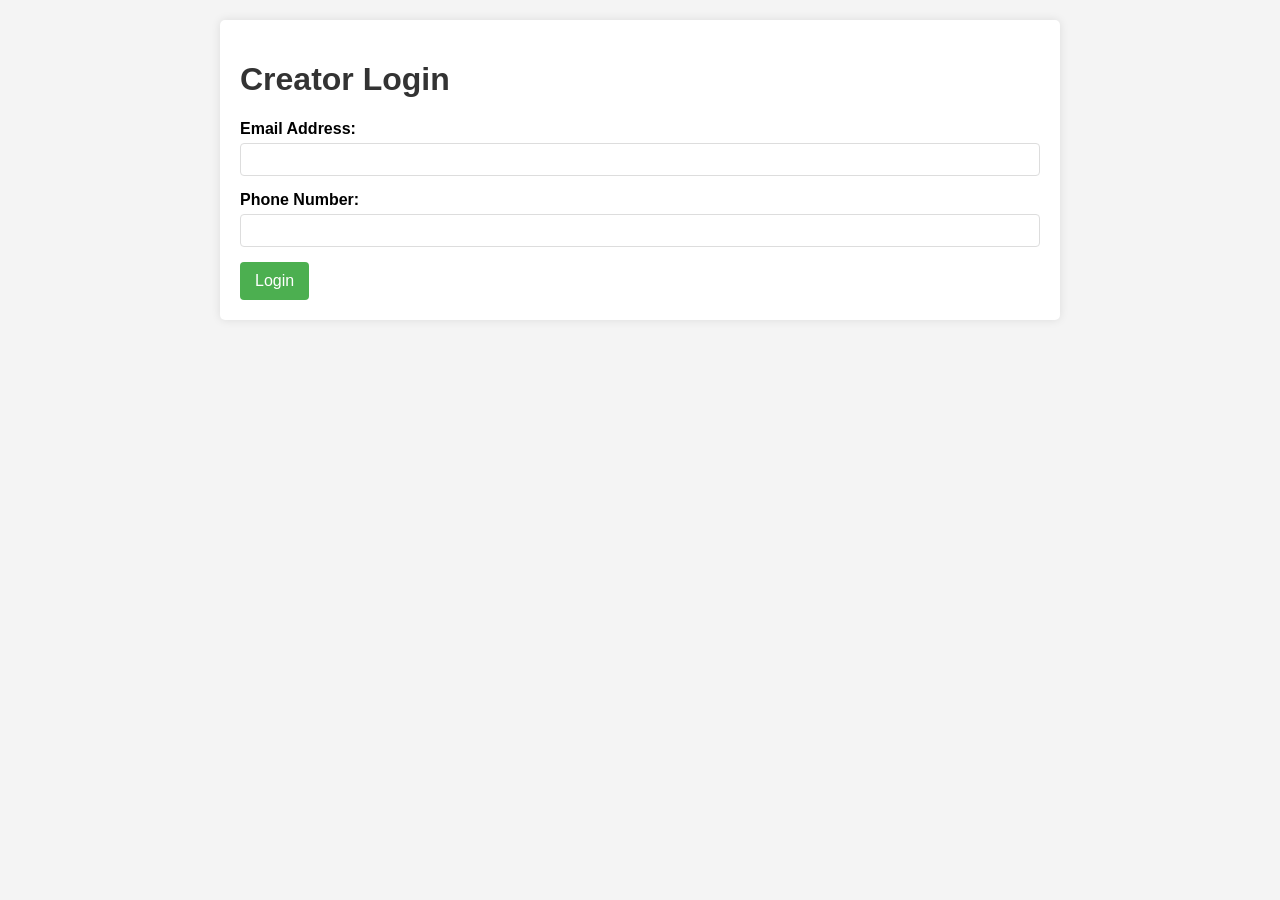
<file: static/index.html>
<!DOCTYPE html>
    <html lang="en">
    <head>
        <meta charset="UTF-8">
        <meta name="viewport" content="width=device-width, initial-scale=1.0">
        <title>Creator Login</title>
        <style>
            body {
                font-family: Arial, sans-serif;
                background-color: #f4f4f4;
                margin: 0;
                padding: 20px;
            }
            
            .container {
                max-width: 800px;
                margin: 0 auto;
                background: white;
                padding: 20px;
                border-radius: 5px;
                box-shadow: 0 0 10px rgba(0,0,0,0.1);
            }
            
            h1, h2, h3 {
                color: #333;
            }
            
            .form-group {
                margin-bottom: 15px;
            }
            
            .form-group label {
                display: block;
                margin-bottom: 5px;
                font-weight: bold;
            }
            
            .form-group input {
                width: 100%;
                padding: 8px;
                box-sizing: border-box;
                border: 1px solid #ddd;
                border-radius: 4px;
            }
            
            button {
                background-color: #4CAF50;
                color: white;
                padding: 10px 15px;
                border: none;
                border-radius: 4px;
                cursor: pointer;
                font-size: 16px;
            }
            
            button:hover {
                background-color: #45a049;
            }
            
            .error {
                color: red;
                margin: 10px 0;
            }
            
            #userInfo {
                display: none;
                margin-top: 20px;
            }
            
            .info-row {
                margin-bottom: 10px;
            }
            
            .info-label {
                font-weight: bold;
                display: inline-block;
                width: 120px;
            }
            
            .delete-btn {
                background-color: #f44336;
                margin-top: 20px;
            }
            
            .delete-btn:hover {
                background-color: #d32f2f;
            }
            
            .back-btn {
                background-color: #808080;
                margin-left: 10px;
            }
            
            .section {
                margin-top: 20px;
                border-top: 1px solid #eee;
                padding-top: 10px;
            }
        </style>
    </head>
    <body>
        <div class="container">
            <div id="loginSection">
                <h1>Creator Login</h1>
                <div class="error" id="errorMessage"></div>
                
                <form id="loginForm">
                    <div class="form-group">
                        <label for="email">Email Address:</label>
                        <input type="email" id="email" required>
                    </div>
                    <div class="form-group">
                        <label for="phone">Phone Number:</label>
                        <input type="tel" id="phone" required>
                    </div>
                    <button type="submit">Login</button>
                </form>
            </div>
            
            <div id="userInfo">
                <h2>Creator Information</h2>
                <div id="creatorDetails"></div>
                
                <div class="section">
                    <h3>Services</h3>
                    <div id="services"></div>
                </div>
                
                <div class="section">
                    <h3>Portfolio</h3>
                    <div id="portfolio"></div>
                </div>
                
                <div class="section">
                    <h3>Payment Methods</h3>
                    <div id="payments"></div>
                </div>
                
                <button id="deleteBtn" class="delete-btn">Delete Account</button>
                <button id="backBtn" class="back-btn">Back to Login</button>
            </div>
        </div>

        <script>
            document.addEventListener('DOMContentLoaded', function() {
                const loginForm = document.getElementById('loginForm');
                const errorMessage = document.getElementById('errorMessage');
                const loginSection = document.getElementById('loginSection');
                const userInfo = document.getElementById('userInfo');
                const deleteBtn = document.getElementById('deleteBtn');
                const backBtn = document.getElementById('backBtn');
                
                // Login form submission
                loginForm.addEventListener('submit', function(e) {
                    e.preventDefault();
                    
                    const email = document.getElementById('email').value.trim();
                    const phone = document.getElementById('phone').value.trim();
                    
                    // Validate inputs
                    if (!email || !phone) {
                        showError('Please enter both email and phone number');
                        return;
                    }
                    
                    // API call to backend
                    fetch('/api/login', {
                        method: 'POST',
                        headers: {
                            'Content-Type': 'application/json',
                        },
                        body: JSON.stringify({ email, phone })
                    })
                    .then(response => response.json())
                    .then(data => {
                        if (data.success) {
                            // Display creator information
                            displayCreatorInfo(data.data);
                            
                            // Show user info section
                            loginSection.style.display = 'none';
                            userInfo.style.display = 'block';
                            errorMessage.style.display = 'none';
                            
                            // Store creator ID for delete function
                            deleteBtn.dataset.creatorId = data.data.creator.id;
                        } else {
                            showError(data.message || 'Invalid credentials');
                        }
                    })
                    .catch(error => {
                        console.error('Error:', error);
                        showError('An error occurred. Please try again later.');
                    });
                });
                
                // Delete button click
                deleteBtn.addEventListener('click', function() {
                    const creatorId = this.dataset.creatorId;
                    
                    if (confirm('Are you sure you want to delete this account? This action cannot be undone.')) {
                        // API call to delete account
                        fetch(`/api/delete/${creatorId}`, {
                            method: 'DELETE'
                        })
                        .then(response => response.json())
                        .then(data => {
                            if (data.success) {
                                alert('Account deleted successfully!');
                                
                                // Return to login screen
                                userInfo.style.display = 'none';
                                loginSection.style.display = 'block';
                                loginForm.reset();
                            } else {
                                alert(data.message || 'Failed to delete account');
                            }
                        })
                        .catch(error => {
                            console.error('Error:', error);
                            alert('An error occurred while trying to delete the account.');
                        });
                    }
                });
                
                // Back button click
                backBtn.addEventListener('click', function() {
                    userInfo.style.display = 'none';
                    loginSection.style.display = 'block';
                    loginForm.reset();
                    errorMessage.style.display = 'none';
                });
                
                // Show error message
                function showError(message) {
                    errorMessage.textContent = message;
                    errorMessage.style.display = 'block';
                }
                
                // Display creator information
                function displayCreatorInfo(data) {
                    const creator = data.creator;
                    
                    // Creator details
                    let creatorHTML = '';
                    const fields = [
                        { label: 'Name', value: creator.full_name },
                        { label: 'Email', value: creator.email },
                        { label: 'Phone', value: creator.phone },
                        { label: 'Type', value: creator.creator_type },
                        { label: 'Location', value: creator.location },
                        { label: 'Experience', value: `${creator.experience} years` },
                        { label: 'Bio', value: creator.bio },
                        { label: 'Availability', value: creator.availability }
                    ];
                    
                    if (creator.equipment) {
                        fields.push({ label: 'Equipment', value: creator.equipment });
                    }
                    
                    if (creator.website) {
                        fields.push({ label: 'Website', value: `<a href="${creator.website}" target="_blank">${creator.website}</a>` });
                    }
                    
                    if (creator.instagram) {
                        fields.push({ label: 'Instagram', value: creator.instagram });
                    }
                    
                    fields.forEach(field => {
                        creatorHTML += `
                            <div class="info-row">
                                <span class="info-label">${field.label}:</span>
                                <span>${field.value}</span>
                            </div>
                        `;
                    });
                    
                    document.getElementById('creatorDetails').innerHTML = creatorHTML;
                    
                    // Services
                    let servicesHTML = '';
                    
                    if (data.services && data.services.length > 0) {
                        data.services.forEach(service => {
                            servicesHTML += `
                                <div class="info-row">
                                    <span class="info-label">${service.service_name}:</span>
                                    <span>$${service.price} per ${service.unit}</span>
                                </div>
                            `;
                        });
                    } else {
                        servicesHTML = '<p>No services listed.</p>';
                    }
                    
                    document.getElementById('services').innerHTML = servicesHTML;
                    
                    // Portfolio
                    let portfolioHTML = '';
                    
                    if (data.portfolio && data.portfolio.length > 0) {
                        data.portfolio.forEach(item => {
                            portfolioHTML += `
                                <div class="info-row">
                                    <span class="info-label">Link:</span>
                                    <span><a href="${item.portfolio_link}" target="_blank">${item.portfolio_link}</a></span>
                                </div>
                            `;
                        });
                    } else {
                        portfolioHTML = '<p>No portfolio links available.</p>';
                    }
                    
                    document.getElementById('portfolio').innerHTML = portfolioHTML;
                    
                    // Payment methods
                    let paymentsHTML = '';
                    
                    if (data.payment_methods && data.payment_methods.length > 0) {
                        paymentsHTML = '<div class="info-row">';
                        data.payment_methods.forEach((payment, index) => {
                            paymentsHTML += payment.method;
                            if (index < data.payment_methods.length - 1) {
                                paymentsHTML += ', ';
                            }
                        });
                        paymentsHTML += '</div>';
                    } else {
                        paymentsHTML = '<p>No payment methods listed.</p>';
                    }
                    
                    document.getElementById('payments').innerHTML = paymentsHTML;
                }
            });
        </script>
    </body>
    </html>
</file>
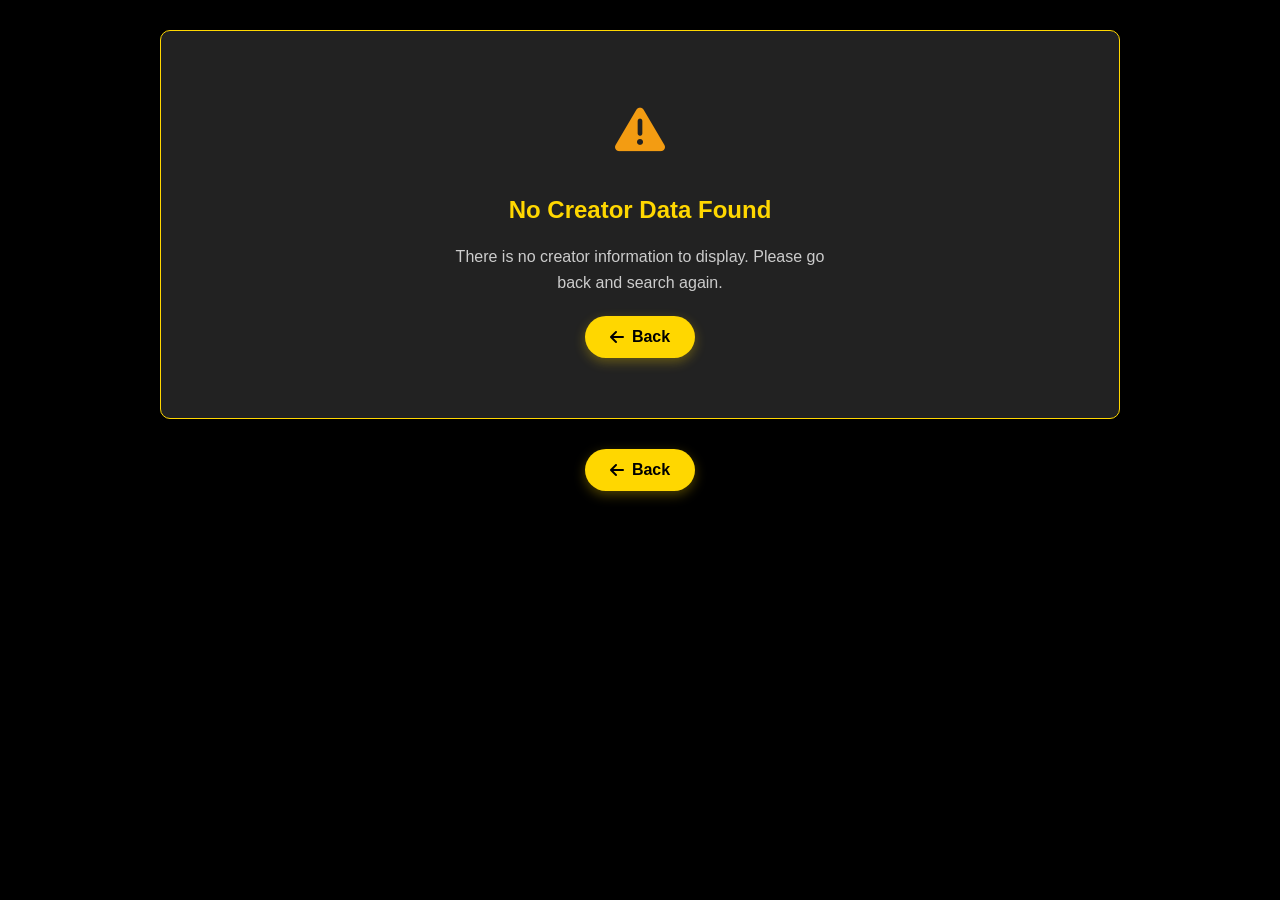
<file: creator-profile.html>
<!DOCTYPE html>
<html lang="en">

<head>
    <meta charset="UTF-8">
    <meta name="viewport" content="width=device-width, initial-scale=1.0">
    <title>Creative Profile</title>
    <style>
        :root {
            --primary-color: #FFD700;
            /* Yellow */
            --secondary-color: #FFC107;
            /* Darker Yellow */
            --accent-color: #FFF59D;
            /* Light Yellow */
            --light-bg: #F8F9FA;
            --dark-bg: #000000;
            /* Black */
            --text-light: #F8F9FA;
            --text-dark: #222222;
            /* Near Black */
            --danger: #E74C3C;
            --danger-hover: #C0392B;
            --success: #2ECC71;
            --warning: #F39C12;
            --border-radius: 10px;
            --box-shadow: 0 5px 15px rgba(0, 0, 0, 0.2);
        }

        * {
            box-sizing: border-box;
            margin: 0;
            padding: 0;
            font-family: 'Montserrat', 'Segoe UI', sans-serif;
        }

        body {
            background-color: var(--dark-bg);
            color: var(--text-light);
            line-height: 1.6;
        }

        .container {
            max-width: 1000px;
            margin: 30px auto;
            padding: 0 20px;
        }

        .profile-card {
            background-color: #222;
            border-radius: var(--border-radius);
            box-shadow: var(--box-shadow);
            overflow: hidden;
            margin-bottom: 30px;
            border: 1px solid var(--primary-color);
        }

        .profile-header {
            background: linear-gradient(135deg, var(--dark-bg) 0%, #222 100%);
            color: var(--primary-color);
            padding: 30px;
            position: relative;
            border-bottom: 2px solid var(--primary-color);
        }

        .profile-cover {
            height: 150px;
            background: var(--dark-bg);
            position: relative;
        }

        .profile-photo-container {
            position: absolute;
            bottom: 20px;
            left: 50px;
        }

        .profile-photo {
            width: 120px;
            height: 120px;
            border-radius: 50%;
            border: 4px solid var(--primary-color);
            object-fit: cover;
            box-shadow: var(--box-shadow);
        }

        .profile-title {
            margin-left: 180px;
        }

        .profile-title h1 {
            font-size: 28px;
            margin-bottom: 5px;
            font-weight: 600;
            color: var(--primary-color);
        }

        .profile-subtitle {
            font-size: 16px;
            opacity: 0.9;
            margin-bottom: 15px;
            color: var(--accent-color);
        }

        .profile-meta {
            display: flex;
            flex-wrap: wrap;
            gap: 15px;
            font-size: 14px;
            color: #ccc;
        }

        .profile-meta-item {
            display: flex;
            align-items: center;
            gap: 5px;
        }

        .profile-meta-item i {
            font-size: 16px;
            color: var(--primary-color);
        }

        .profile-body {
            padding: 30px;
            background-color: #333;
        }

        .section {
            margin-bottom: 30px;
        }

        .section:last-child {
            margin-bottom: 0;
        }

        .section-header {
            display: flex;
            align-items: center;
            margin-bottom: 20px;
            padding-bottom: 10px;
            border-bottom: 2px solid var(--primary-color);
        }

        .section-icon {
            background-color: var(--primary-color);
            color: var(--dark-bg);
            width: 36px;
            height: 36px;
            border-radius: 50%;
            display: flex;
            align-items: center;
            justify-content: center;
            margin-right: 15px;
        }

        .section-title {
            font-size: 20px;
            color: var(--primary-color);
            font-weight: 600;
        }

        .info-grid {
            display: grid;
            grid-template-columns: repeat(auto-fill, minmax(300px, 1fr));
            gap: 20px;
        }

        .info-item {
            display: flex;
            flex-direction: column;
        }

        .info-label {
            font-weight: 600;
            font-size: 14px;
            color: var(--primary-color);
            margin-bottom: 5px;
        }

        .info-value {
            font-size: 16px;
            color: var(--text-light);
        }

        .bio-box {
            background-color: #222;
            padding: 20px;
            border-radius: var(--border-radius);
            border-left: 4px solid var(--primary-color);
            margin-top: 10px;
            font-style: italic;
            color: #ddd;
        }

        .services-table {
            width: 100%;
            border-collapse: collapse;
            margin-top: 10px;
            box-shadow: 0 2px 5px rgba(0, 0, 0, 0.3);
            border-radius: var(--border-radius);
            overflow: hidden;
        }

        .services-table th {
            background-color: var(--primary-color);
            color: var(--dark-bg);
            text-align: left;
            padding: 15px;
            font-weight: 500;
            font-size: 15px;
        }

        .services-table td {
            padding: 12px 15px;
            border-bottom: 1px solid #444;
            color: #eee;
        }

        .services-table tr:last-child td {
            border-bottom: none;
        }

        .services-table tr:nth-child(even) {
            background-color: #2a2a2a;
        }

        .services-table tr:hover {
            background-color: #3a3a3a;
        }

        .price {
            font-weight: 600;
            color: var(--primary-color);
        }

        .portfolio-grid {
            display: grid;
            grid-template-columns: repeat(auto-fill, minmax(200px, 1fr));
            gap: 20px;
            margin-top: 20px;
        }

        .portfolio-item {
            background-color: #222;
            border-radius: var(--border-radius);
            box-shadow: 0 3px 10px rgba(0, 0, 0, 0.3);
            overflow: hidden;
            transition: transform 0.3s ease;
            border: 1px solid #444;
        }

        .portfolio-item:hover {
            transform: translateY(-5px);
            border-color: var(--primary-color);
        }

        .portfolio-content {
            padding: 15px;
        }

        .portfolio-title {
            font-size: 16px;
            font-weight: 600;
            margin-bottom: 8px;
            color: var(--primary-color);
        }

        .portfolio-link {
            color: var(--accent-color);
            text-decoration: none;
            font-size: 14px;
            display: block;
            word-break: break-all;
            transition: color 0.2s ease;
        }

        .portfolio-link:hover {
            color: var(--primary-color);
        }

        .payment-methods {
            display: flex;
            flex-wrap: wrap;
            gap: 15px;
            margin-top: 20px;
        }

        .payment-method {
            background-color: #222;
            padding: 12px 20px;
            border-radius: 30px;
            font-weight: 500;
            font-size: 14px;
            display: flex;
            align-items: center;
            gap: 8px;
            box-shadow: 0 2px 5px rgba(0, 0, 0, 0.2);
            border: 1px solid #444;
            color: #eee;
        }

        .payment-icon {
            color: var(--primary-color);
        }

        .action-buttons {
            display: flex;
            justify-content: center;
            gap: 20px;
            margin-top: 30px;
        }

        .btn {
            padding: 12px 25px;
            font-weight: 600;
            border: none;
            border-radius: 30px;
            cursor: pointer;
            transition: all 0.3s ease;
            font-size: 16px;
            display: inline-flex;
            align-items: center;
            gap: 8px;
        }

        .btn-primary {
            background-color: var(--primary-color);
            color: var(--dark-bg);
            box-shadow: 0 4px 12px rgba(255, 215, 0, 0.3);
        }

        .btn-primary:hover {
            background-color: var(--secondary-color);
            transform: translateY(-2px);
        }

        .btn-danger {
            background-color: var(--danger);
            color: white;
            box-shadow: 0 4px 12px rgba(231, 76, 60, 0.3);
        }

        .btn-danger:hover {
            background-color: var(--danger-hover);
            transform: translateY(-2px);
        }

        .modal {
            display: none;
            position: fixed;
            top: 0;
            left: 0;
            width: 100%;
            height: 100%;
            background-color: rgba(0, 0, 0, 0.7);
            z-index: 1000;
            align-items: center;
            justify-content: center;
        }

        .modal-content {
            background-color: #222;
            border-radius: var(--border-radius);
            padding: 30px;
            width: 90%;
            max-width: 450px;
            box-shadow: 0 10px 25px rgba(0, 0, 0, 0.4);
            border: 1px solid var(--primary-color);
        }

        .modal-header {
            display: flex;
            align-items: center;
            margin-bottom: 20px;
        }

        .modal-icon {
            font-size: 24px;
            color: var(--danger);
            margin-right: 15px;
        }

        .modal-title {
            font-size: 20px;
            font-weight: 600;
            color: var(--danger);
        }

        .modal-body {
            margin-bottom: 25px;
            line-height: 1.6;
            color: #eee;
        }

        .modal-footer {
            display: flex;
            justify-content: flex-end;
            gap: 15px;
        }

        .btn-sm {
            padding: 8px 20px;
            font-size: 14px;
        }

        .error-container {
            text-align: center;
            padding: 60px 30px;
            background-color: #222;
            border-radius: var(--border-radius);
            box-shadow: var(--box-shadow);
            margin-top: 30px;
            border: 1px solid var(--primary-color);
        }

        .error-icon {
            font-size: 50px;
            color: var(--warning);
            margin-bottom: 20px;
        }

        .error-title {
            font-size: 24px;
            color: var(--primary-color);
            margin-bottom: 15px;
        }

        .error-message {
            color: #ccc;
            font-size: 16px;
            max-width: 400px;
            margin: 0 auto 20px;
        }

        @media (max-width: 768px) {
            .profile-header {
                padding: 20px;
            }

            .profile-photo-container {
                bottom: -50px;
                left: 20px;
            }

            .profile-photo {
                width: 100px;
                height: 100px;
            }

            .profile-title {
                margin-left: 130px;
            }

            .profile-title h1 {
                font-size: 22px;
            }

            .profile-subtitle {
                font-size: 14px;
            }

            .info-grid {
                grid-template-columns: 1fr;
            }

            .portfolio-grid {
                grid-template-columns: repeat(auto-fill, minmax(150px, 1fr));
            }

            .action-buttons {
                flex-direction: column;
                gap: 15px;
            }

            .btn {
                width: 100%;
                justify-content: center;
            }
        }

        /* Font Awesome style replacements */
        .icon {
            display: inline-block;
            width: 1em;
            height: 1em;
            stroke-width: 0;
            stroke: currentColor;
            fill: currentColor;
            vertical-align: middle;
        }
    </style>
    <!-- Include Font Awesome for icons -->
    <link rel="stylesheet" href="https://cdnjs.cloudflare.com/ajax/libs/font-awesome/6.0.0/css/all.min.css">
</head>

<body>
    <div class="container">
        <div class="profile-card">
            <div class="profile-header">
                <div class="profile-photo-container" id="profilePhotoContainer">
                    <!-- Profile photo will be inserted here -->
                </div>
                <div class="profile-title">
                    <h1 id="creatorName">Creator Name</h1>
                    <div class="profile-subtitle" id="creatorType">Creator Type</div>
                    <div class="profile-meta" id="creatorMeta">
                        <!-- Meta info will be inserted here -->
                    </div>
                </div>
            </div>

            <div class="profile-body">
                <div class="section" id="aboutSection">
                    <div class="section-header">
                        <div class="section-icon">
                            <i class="fas fa-user"></i>
                        </div>
                        <div class="section-title">About</div>
                    </div>
                    <div class="info-grid" id="personalInfo">
                        <!-- Personal info will be inserted here -->
                    </div>
                </div>

                <div class="section" id="servicesSection">
                    <div class="section-header">
                        <div class="section-icon">
                            <i class="fas fa-briefcase"></i>
                        </div>
                        <div class="section-title">Services</div>
                    </div>
                    <div id="services">
                        <!-- Services will be inserted here -->
                    </div>
                </div>

                <div class="section" id="portfolioSection">
                    <div class="section-header">
                        <div class="section-icon">
                            <i class="fas fa-images"></i>
                        </div>
                        <div class="section-title">Portfolio</div>
                    </div>
                    <div id="portfolio">
                        <!-- Portfolio will be inserted here -->
                    </div>
                </div>

                <div class="section" id="paymentSection">
                    <div class="section-header">
                        <div class="section-icon">
                            <i class="fas fa-credit-card"></i>
                        </div>
                        <div class="section-title">Payment Methods</div>
                    </div>
                    <div id="paymentMethods">
                        <!-- Payment methods will be inserted here -->
                    </div>
                </div>
            </div>
        </div>

        <div id="noDataError" class="error-container" style="display: none;">
            <div class="error-icon">
                <i class="fas fa-exclamation-triangle"></i>
            </div>
            <h2 class="error-title">No Creator Data Found</h2>
            <p class="error-message">There is no creator information to display. Please go back and search again.</p>
            <button id="backButtonError" class="btn btn-primary"> <i class="fas fa-arrow-left"></i> Back </button>
        </div>

        <div class="action-buttons">
            <button id="backButton" class="btn btn-primary" onclick="history.back()"><i class="fas fa-arrow-left"></i>
                Back </button>

            <button id="deleteButton" class="btn btn-danger">
                <i class="fas fa-trash-alt"></i> Delete Account
            </button>
        </div>
    </div>

    <!-- Delete Confirmation Modal -->
    <div id="deleteModal" class="modal">
        <div class="modal-content">
            <div class="modal-header">
                <div class="modal-icon">
                    <i class="fas fa-exclamation-triangle"></i>
                </div>
                <div class="modal-title">Confirm Account Deletion</div>
            </div>
            <div class="modal-body">
                <p>Are you sure you want to delete this creator account? This action cannot be undone and will remove
                    all associated services, portfolio items, and payment methods.</p>
            </div>
            <div class="modal-footer">
                <button id="cancelDelete" class="btn btn-sm">Cancel</button>
                <button id="confirmDelete" class="btn btn-sm btn-danger">Delete Account</button>
            </div>
        </div>
    </div>

    <script>
        document.addEventListener('DOMContentLoaded', function () {
            const profileCard = document.querySelector('.profile-card');
            const noDataError = document.getElementById('noDataError');
            const backButton = document.getElementById('backButton');
            const backButtonError = document.getElementById('backButtonError');
            const deleteButton = document.getElementById('deleteButton');
            const deleteModal = document.getElementById('deleteModal');
            const cancelDelete = document.getElementById('cancelDelete');
            const confirmDelete = document.getElementById('confirmDelete');
            const profilePhotoContainer = document.getElementById('profilePhotoContainer');

            // Get creator data from localStorage
            const creatorDataString = localStorage.getItem('creatorData');
            let creatorData = null;
            let creatorId = null;

            // Check if we have data
            if (creatorDataString) {
                try {
                    creatorData = JSON.parse(creatorDataString);
                    creatorId = creatorData.creator.id;

                    // Display creator information
                    displayCreatorInfo(creatorData);
                    profileCard.style.display = 'block';
                    noDataError.style.display = 'none';
                } catch (error) {
                    console.error('Error parsing creator data:', error);
                    profileCard.style.display = 'none';
                    noDataError.style.display = 'block';
                    deleteButton.style.display = 'none';
                }
            } else {
                // No data found
                profileCard.style.display = 'none';
                noDataError.style.display = 'block';
                deleteButton.style.display = 'none';
            }

            // Back button functionality
            backButton.addEventListener('click', function () {
                window.location.href = 'login.html';
            });

            backButtonError.addEventListener('click', function () {
                window.location.href = 'index.html';
            });

            // Delete button functionality
            deleteButton.addEventListener('click', function () {
                deleteModal.style.display = 'flex';
            });

            // Cancel delete
            cancelDelete.addEventListener('click', function () {
                deleteModal.style.display = 'none';
            });

            // Click outside to close
            window.addEventListener('click', function (event) {
                if (event.target === deleteModal) {
                    deleteModal.style.display = 'none';
                }
            });

            // Confirm delete
            confirmDelete.addEventListener('click', function () {
                if (creatorId) {
                    deleteCreator(creatorId);
                }
            });

            
            async function deleteCreator(id) {
    const confirmBtn = document.getElementById('confirmDelete');
    const originalText = confirmBtn.innerHTML;

    try {
        // Show loading state
        confirmBtn.innerHTML = '<i class="fas fa-spinner fa-spin"></i> Deleting...';
        confirmBtn.disabled = true;
        
        console.log(`Sending delete request for creator ID: ${id}`);

        // Make API call to delete the creator
        const response = await fetch('/api/delete_creator', {
            method: 'POST',
            headers: {
                'Content-Type': 'application/json',
                'Accept': 'application/json'
            },
            body: JSON.stringify({ creator_id: id })
        });
        
        console.log(`Response status: ${response.status}`);

        // Check if the response is valid
        if (!response.ok) {
            const contentType = response.headers.get('content-type');
            let errorMessage;
            
            if (contentType && contentType.includes('application/json')) {
                const errorData = await response.json();
                errorMessage = errorData.message || `Request failed with status ${response.status}`;
            } else {
                const errorText = await response.text();
                errorMessage = `Server error (${response.status}): ${errorText || 'No response details'}`;
            }
            
            console.error(`Error response: ${errorMessage}`);
            throw new Error(errorMessage);
        }

        // Parse JSON response
        const data = await response.json();
        console.log(`Success response:`, data);

        if (data.success) {
            // Show success message
            alert('Creator deleted successfully!');
            // Remove from localStorage
            localStorage.removeItem('creatorData');
            // Redirect to home page
            window.location.href = 'index.html';
        } else {
            throw new Error(data.message || 'Deletion failed');
        }
    } catch (error) {
        console.error('Deletion error:', error);
        alert(`Failed to delete creator: ${error.message}`);
    } finally {
        // Reset button state
        confirmBtn.innerHTML = originalText;
        confirmBtn.disabled = false;
        deleteModal.style.display = 'none';
    }
}


            function displayCreatorInfo(data) {
                const creator = data.creator;

                // Display profile photo
                if (creator.profile_photo) {
                    profilePhotoContainer.innerHTML = `<img src="data:image/jpeg;base64,${creator.profile_photo}" alt="Profile Photo" class="profile-photo">`;
                } else {
                    // Default placeholder if no photo
                    profilePhotoContainer.innerHTML = `<div class="profile-photo" style="background-color: var(--secondary-color); display: flex; align-items: center; justify-content: center; color: var(--dark-bg); font-weight: bold; font-size: 36px;">${creator.full_name.charAt(0)}</div>`;
                }

                // Set creator name and type
                document.getElementById('creatorName').textContent = creator.full_name;
                document.getElementById('creatorType').textContent = capitalizeFirstLetter(creator.creator_type);

                // Display meta information
                const metaInfo = `
                    <div class="profile-meta-item">
                        <i class="fas fa-map-marker-alt"></i>
                        <span>${creator.location}</span>
                    </div>
                    <div class="profile-meta-item">
                        <i class="fas fa-clock"></i>
                        <span>${creator.availability}</span>
                    </div>
                    <div class="profile-meta-item">
                        <i class="fas fa-history"></i>
                        <span>${creator.experience} years experience</span>
                    </div>
                `;
                document.getElementById('creatorMeta').innerHTML = metaInfo;

                // Display personal information
                displayPersonalInfo(creator);

                // Display services
                displayServices(data.services);

                // Display portfolio
                displayPortfolio(data.portfolio);

                // Display payment methods
                displayPaymentMethods(data.payment_methods);
            }

            function displayPersonalInfo(creator) {
                let personalInfoHtml = `
                    <div class="info-item">
                        <div class="info-label">Email</div>
                        <div class="info-value">${creator.email}</div>
                    </div>
                    <div class="info-item">
                        <div class="info-label">Phone</div>
                        <div class="info-value">${creator.phone}</div>
                    </div>
                `;

                if (creator.website) {
                    personalInfoHtml += `
                        <div class="info-item">
                            <div class="info-label">Website</div>
                            <div class="info-value">
                                <a href="${creator.website}" target="_blank" style="color: var(--accent-color); text-decoration: none;">
                                    ${creator.website}
                                </a>
                            </div>
                        </div>
                    `;
                }

                if (creator.instagram) {
                    personalInfoHtml += `
                        <div class="info-item">
                            <div class="info-label">Instagram</div>
                            <div class="info-value">@${creator.instagram}</div>
                        </div>
                    `;
                }

                if (creator.equipment) {
                    personalInfoHtml += `
                        <div class="info-item">
                            <div class="info-label">Equipment</div>
                            <div class="info-value">${creator.equipment}</div>
                        </div>
                    `;
                }

                // Bio gets full width
                if (creator.bio) {
                    personalInfoHtml += `
                        <div class="info-item" style="grid-column: 1 / -1;">
                            <div class="info-label">Bio</div>
                            <div class="bio-box">${creator.bio}</div>
                        </div>
                    `;
                }

                document.getElementById('personalInfo').innerHTML = personalInfoHtml;
            }

            function displayServices(services) {
                let servicesHtml = '';

                if (services && services.length > 0) {
                    servicesHtml = `
                        <table class="services-table">
                            <thead>
                                <tr>
                                    <th>Service</th>
                                    <th>Price</th>
                                    <th>Unit</th>
                                </tr>
                            </thead>
                            <tbody>
                    `;

                    services.forEach(service => {
                        servicesHtml += `
                            <tr>
                                <td>${service.service_name}</td>
                                <td class="price">₹${parseFloat(service.price).toFixed(2)}</td>
                                <td>${service.unit}</td>
                            </tr>
                        `;
                    });

                    servicesHtml += `
                            </tbody>
                        </table>
                    `;
                } else {
                    servicesHtml = `<p style="color: #aaa; font-style: italic;">No services listed.</p>`;
                }

                document.getElementById('services').innerHTML = servicesHtml;
            }

            function displayPortfolio(portfolio) {
                let portfolioHtml = '';

                if (portfolio && portfolio.length > 0) {
                    portfolioHtml = '<div class="portfolio-grid">';

                    portfolio.forEach((item, index) => {
                        portfolioHtml += `
                            <div class="portfolio-item">
                                <div class="portfolio-content">
                                    <div class="portfolio-title">Portfolio Item ${index + 1}</div>
                                    <a href="${item.portfolio_link}" target="_blank" class="portfolio-link">
                                        <i class="fas fa-external-link-alt"></i> View Project
                                    </a>
                                </div>
                            </div>
                        `;
                    });

                    portfolioHtml += '</div>';
                } else {
                    portfolioHtml = `<p style="color: #aaa; font-style: italic;">No portfolio items available.</p>`;
                }

                document.getElementById('portfolio').innerHTML = portfolioHtml;
            }

            function displayPaymentMethods(paymentMethods) {
                let paymentHtml = '';

                if (paymentMethods && paymentMethods.length > 0) {
                    paymentHtml = '<div class="payment-methods">';

                    const paymentIcons = {
                        'bank-transfer': 'fa-university',
                        'paypal': 'fa-paypal',
                        'credit-card': 'fa-credit-card',
                        'cash': 'fa-money-bill-wave'
                    };

                    paymentMethods.forEach(method => {
                        const iconClass = paymentIcons[method.method] || 'fa-credit-card';

                        paymentHtml += `
                            <div class="payment-method">
                                <span class="payment-icon">
                                    <i class="fas ${iconClass}"></i>
                                </span>
                                <span>${formatPaymentMethod(method.method)}</span>
                            </div>
                        `;
                    });

                    paymentHtml += '</div>';
                } else {
                    paymentHtml = `<p style="color: #aaa; font-style: italic;">No payment methods listed.</p>`;
                }

                document.getElementById('paymentMethods').innerHTML = paymentHtml;
            }

            // Helper functions
            function capitalizeFirstLetter(string) {
                return string.charAt(0).toUpperCase() + string.slice(1);
            }

            function formatPaymentMethod(method) {
                return method.split('-').map(capitalizeFirstLetter).join(' ');
            }
        });
    </script>
</body>

</html>
</file>
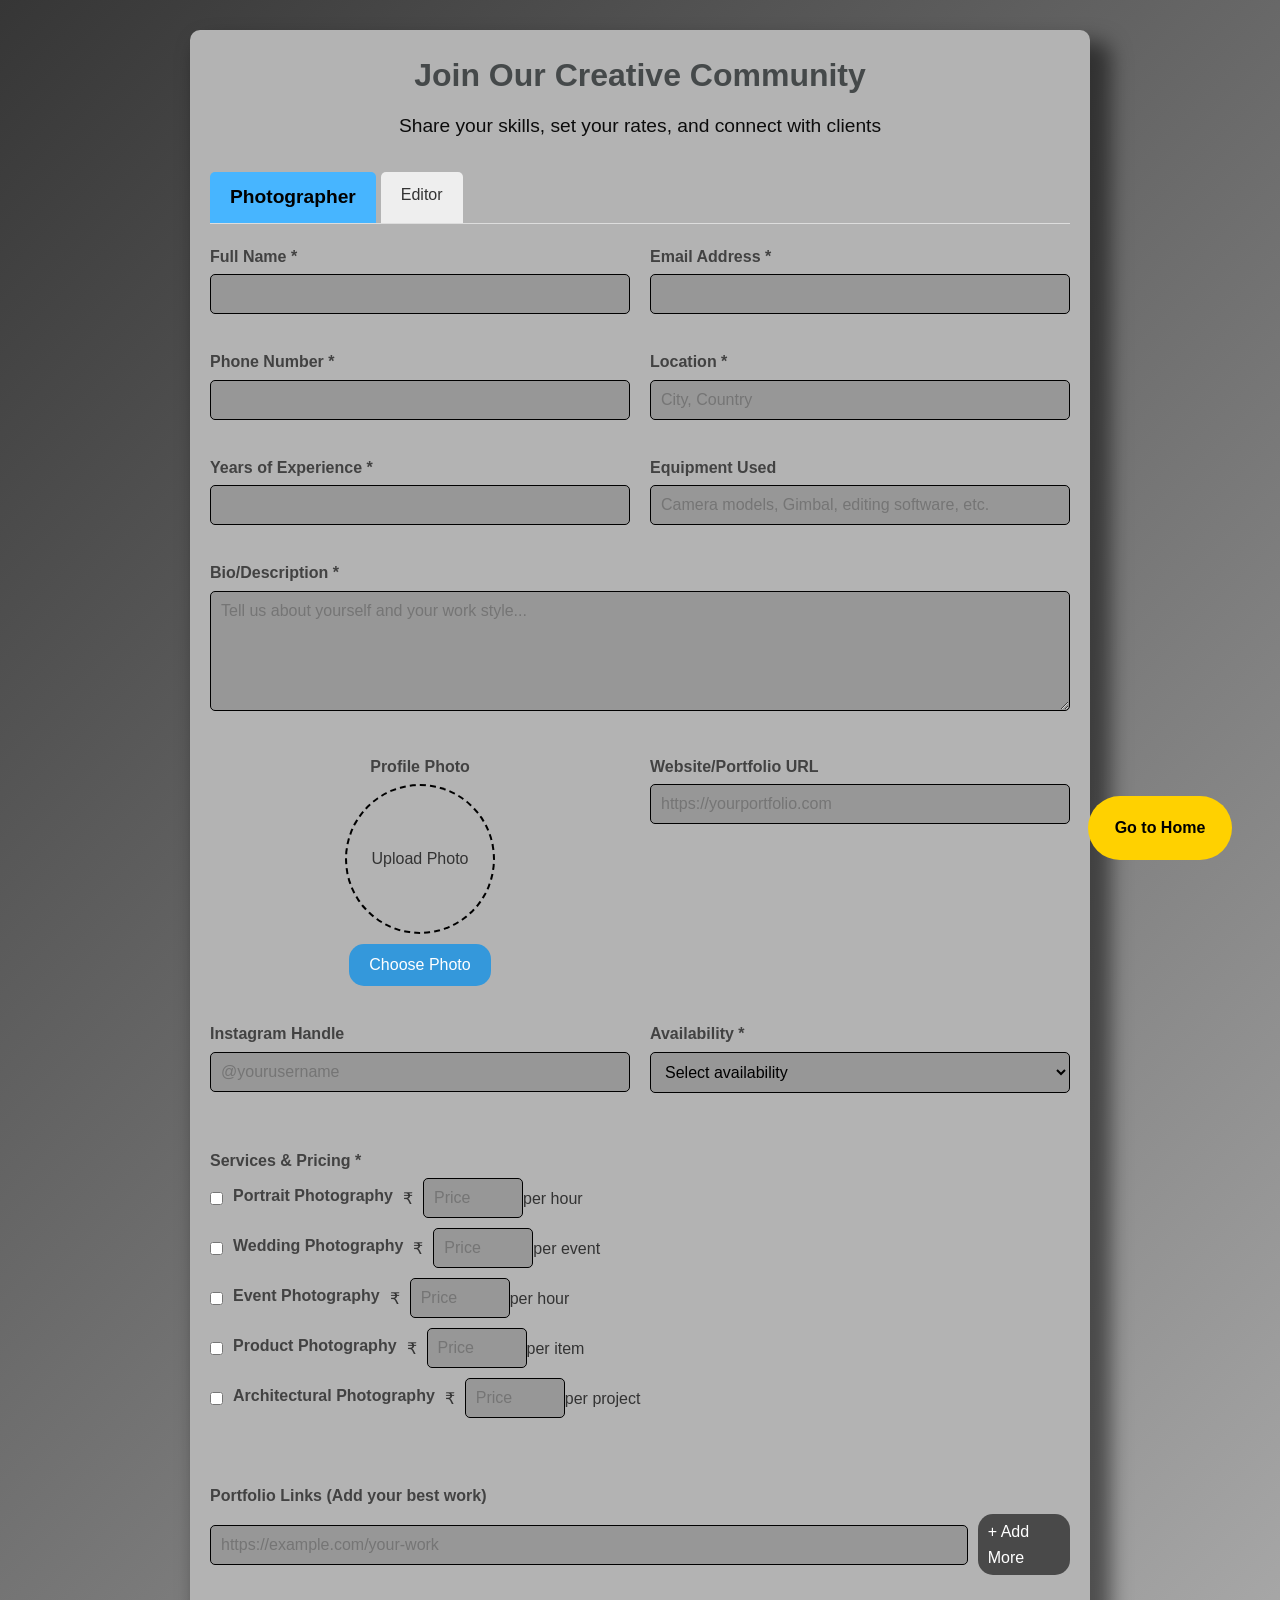
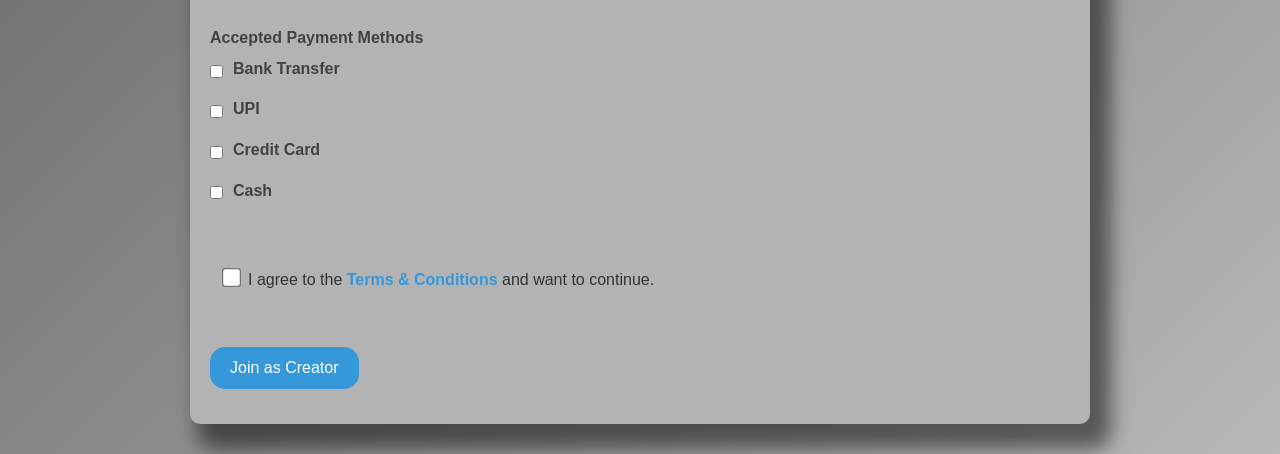
<file: creator.html>
<!DOCTYPE html>
<html lang="en">

<head>
    <meta charset="UTF-8">
    <meta name="viewport" content="width=device-width, initial-scale=1.0">
    <title>Join as Creator - Photography Platform</title>
    <link rel="stylesheet" href="creator.css">


</head>

<body>
    <div class="container">
        <header>
            <h1>Join Our Creative Community</h1>
            <p class="subtitle">Share your skills, set your rates, and connect with clients</p>
        </header>

        <div class="tabs">
            <div class="tab active" data-type="photographer">Photographer</div>
            <div class="tab" data-type="editor">Editor</div>
        </div>

        <form id="creator-form">
            <input type="hidden" id="creator-type" name="creator_type" value="photographer">

            <div class="form-group">
                <label for="full-name">Full Name *</label>
                <input type="text" id="full-name" name="full_name" required>
            </div>

            <div class="form-group">
                <label for="email">Email Address *</label>
                <input type="email" id="email" name="email" required>
            </div>

            <div class="form-group">
                <label for="phone">Phone Number *</label>
                <input type="tel" id="phone" name="phone" required>
            </div>

            <div class="form-group">
                <label for="location">Location *</label>
                <input type="text" id="location" name="location" placeholder="City, Country" required>
            </div>

            <div class="form-group">
                <label for="experience">Years of Experience *</label>
                <input type="number" id="experience" name="experience" min="0" required>
            </div>

            <div class="form-group">
                <label for="equipment">Equipment Used</label>
                <input type="text" id="equipment" name="equipment" placeholder="Camera models, Gimbal, editing software, etc.">
            </div>

            <div class="form-group full-width">
                <label for="bio">Bio/Description *</label>
                <textarea id="bio" name="bio" placeholder="Tell us about yourself and your work style..."
                    required></textarea>
            </div>

            <div class="form-group">
                <div class="photo-upload">
                    <label>Profile Photo</label>
                    <div class="photo-preview" id="photo-preview">
                        <span>Upload Photo</span>
                    </div>
                    <input type="file" id="profile-photo" name="profile_photo" accept="image/*" style="display: none;">
                    <button type="button" id="upload-photo-btn">Choose Photo</button>
                </div>
            </div>

            <div class="form-group">
                <label for="website">Website/Portfolio URL</label>
                <input type="url" id="website" name="website" placeholder="https://yourportfolio.com">
            </div>

            <div class="form-group">
                <label for="instagram">Instagram Handle</label>
                <input type="text" id="instagram" name="instagram" placeholder="@yourusername">
            </div>

            <div class="form-group">
                <label for="availability">Availability *</label>
                <select id="availability" name="availability" required>
                    <option value="">Select availability</option>
                    <option value="full-time">Full-time</option>
                    <option value="part-time">Part-time</option>
                    <option value="weekends">Weekends only</option>
                    <option value="custom">Custom schedule</option>
                </select>
            </div>

            <div class="form-group full-width services-section" id="photographer-services">
                <label>Services & Pricing *</label>
                <div class="service-item">
                    <input type="checkbox" id="portrait" name="services" value="portrait">
                    <label for="portrait">Portrait Photography</label>
                    <div class="service-price">
                        <span>₹</span>
                        <input type="number" name="portrait_price" placeholder="Price">
                        <span>per hour</span>
                    </div>
                </div>
                <div class="service-item">
                    <input type="checkbox" id="wedding" name="services" value="wedding">
                    <label for="wedding">Wedding Photography</label>
                    <div class="service-price">
                        <span>₹</span>
                        <input type="number" name="wedding_price" placeholder="Price">
                        <span>per event</span>
                    </div>
                </div>
                <div class="service-item">
                    <input type="checkbox" id="event" name="services" value="event">
                    <label for="event">Event Photography</label>
                    <div class="service-price">
                        <span>₹</span>
                        <input type="number" name="event_price" placeholder="Price">
                        <span>per hour</span>
                    </div>
                </div>
                <div class="service-item">
                    <input type="checkbox" id="product" name="services" value="product">
                    <label for="product">Product Photography</label>
                    <div class="service-price">
                        <span>₹</span>
                        <input type="number" name="product_price" placeholder="Price">
                        <span>per item</span>
                    </div>
                </div>
                <div class="service-item">
                    <input type="checkbox" id="architectural" name="services" value="architectural">
                    <label for="architectural">Architectural Photography</label>
                    <div class="service-price">
                        <span>₹</span>
                        <input type="number" name="architectural_price" placeholder="Price">
                        <span>per project</span>
                    </div>
                </div>
            </div>





            <div class="form-group full-width services-section hidden" id="editor-services">
                <label>Services & Pricing *</label>
                <div class="service-item">
                    <input type="checkbox" id="photo-editing" name="services" value="photo-editing">
                    <label for="photo-editing">Photo Editing</label>
                    <div class="service-price">
                        <span>₹</span>
                        <input type="number" name="photo_editing_price" placeholder="Price">
                        <span>per photo</span>
                    </div>
                </div>
                <div class="service-item">
                    <input type="checkbox" id="color-grading" name="services" value="color-grading">
                    <label for="color-grading">Video Editing</label>
                    <div class="service-price">
                        <span>₹</span>
                        <input type="number" name="color_grading_price" placeholder="Price">
                        <span>per photo</span>
                    </div>
                </div>
                <div class="service-item">
                    <input type="checkbox" id="retouching" name="services" value="retouching">
                    <label for="retouching">Retouching</label>
                    <div class="service-price">
                        <span>₹</span>
                        <input type="number" name="retouching_price" placeholder="Price">
                        <span>per photo</span>
                    </div>
                </div>
                <div class="service-item">
                    <input type="checkbox" id="compositing" name="services" value="compositing">
                    <label for="compositing">Compositing</label>
                    <div class="service-price">
                        <span>₹</span>
                        <input type="number" name="compositing_price" placeholder="Price">
                        <span>per project</span>
                    </div>
                </div>
                <div class="service-item">
                    <input type="checkbox" id="batch-processing" name="services" value="batch-processing">
                    <label for="batch-processing">Batch Processing</label>
                    <div class="service-price">
                        <span>₹</span>
                        <input type="number" name="batch_processing_price" placeholder="Price">
                        <span>per 100 photos</span>
                    </div>
                </div>
            </div>




            <div class="form-group full-width portfolio-section">
                <label>Portfolio Links (Add your best work)</label>
                <div id="portfolio-links">
                    <div class="portfolio-item">
                        <input type="url" name="portfolio[]" placeholder="https://example.com/your-work">
                        <span class="add-more" id="add-portfolio">+ Add More</span>
                    </div>
                </div>
            </div>

            <div class="form-group full-width">
                <label for="payment-methods">Accepted Payment Methods</label>
                <div class="service-item">
                    <input type="checkbox" id="bank-transfer" name="payment_methods" value="bank-transfer">
                    <label for="bank-transfer">Bank Transfer</label>
                </div>
                <div class="service-item">
                    <input type="checkbox" id="paypal" name="payment_methods" value="paypal">
                    <label for="paypal">UPI</label>
                </div>
                <div class="service-item">
                    <input type="checkbox" id="credit-card" name="payment_methods" value="credit-card">
                    <label for="credit-card">Credit Card</label>
                </div>
                <div class="service-item">
                    <input type="checkbox" id="cash" name="payment_methods" value="cash">
                    <label for="cash">Cash</label>
                </div>
            </div>

            <div class="agreement">
                <input type="checkbox" id="agree" required>
                <label for="agree">I agree to the <a href="Terms.html" target="_blank">Terms & Conditions</a> and want to continue.</label>
              </div>
              


            <div class="form-group full-width">
                <button type="submit" id="submit-btn">Join as Creator</button>
                <p class="success-message hidden" id="success-message">Registration successful! We'll review your
                    information and get back to you soon.</p>
            </div>
        </form>
    </div>

    <button class="back"><a href="index.html">Go to Home</a></button>

    <script src="creator.js"></script>
</body>

</html>
</file>
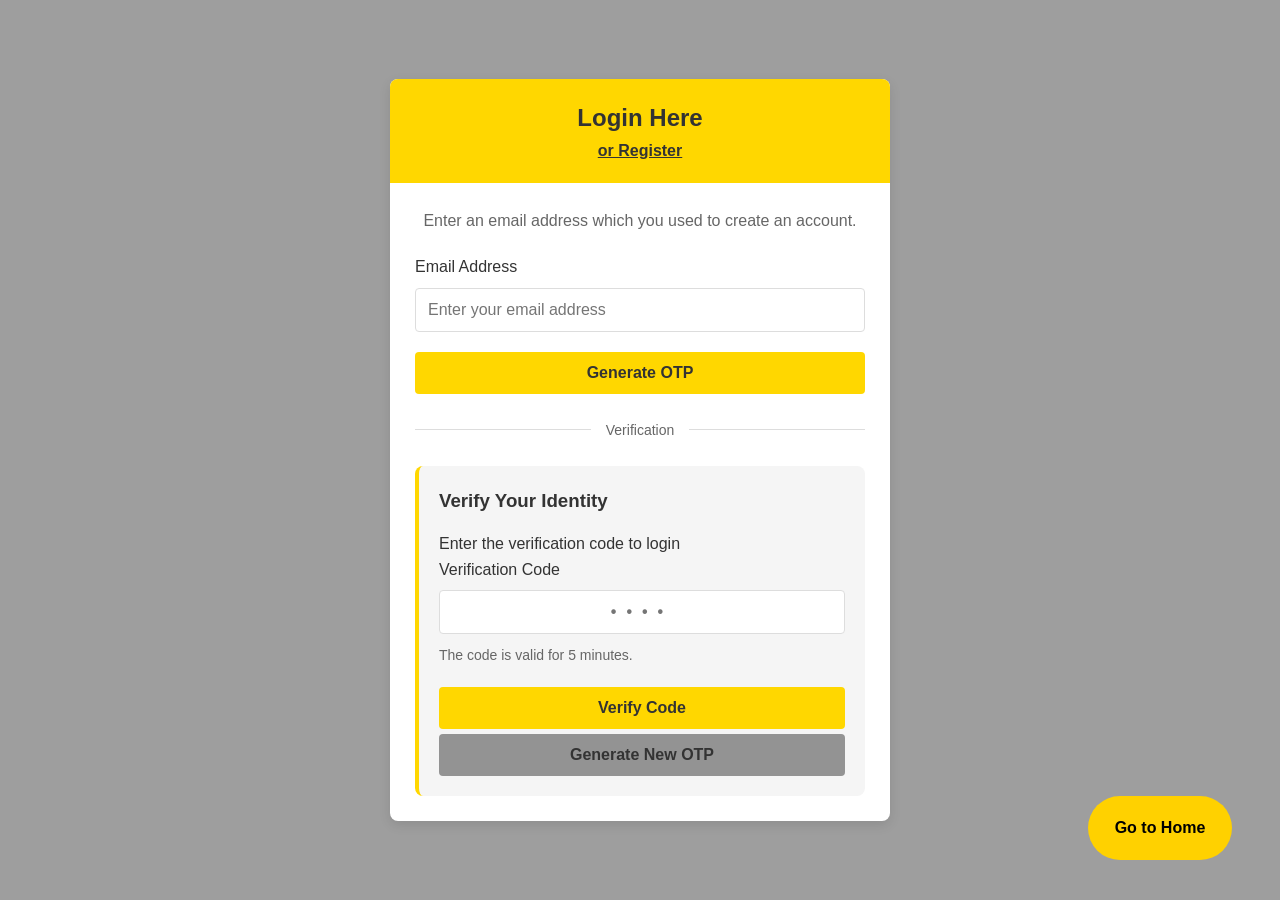
<file: login.html>
<!DOCTYPE html>
<html lang="en">

<head>
    <meta charset="UTF-8">
    <meta name="viewport" content="width=device-width, initial-scale=1.0">
    <title>Creator Login Page</title>
    <style>
        :root {
            --primary-color: #ffd700;
            --primary-hover: #f0c000;
            --dark-text: #333333;
            --medium-grey: #666666;
            --light-bg: #f9f9f9;
            --white: #ffffff;
            --box-shadow: 0 4px 12px rgba(0, 0, 0, 0.1);
            --border-radius: 8px;
        }

        * {
            box-sizing: border-box;
            margin: 0;
            padding: 0;
        }

        body {
            font-family: 'Segoe UI', Tahoma, Geneva, Verdana, sans-serif;
            background-color: #9e9e9e;
            color: var(--dark-text);
            line-height: 1.6;
            padding: 20px;
            display: flex;
            justify-content: center;
            align-items: center;
            min-height: 100vh;
        }

        .container {
            width: 100%;
            max-width: 500px;
            background-color: var(--white);
            border-radius: var(--border-radius);
            box-shadow: var(--box-shadow);
            overflow: hidden;
        }

        .header {
            background-color: var(--primary-color);
            padding: 20px;
            text-align: center;
        }

        .header h1 {
            color: var(--dark-text);
            font-size: 24px;
            margin: 0;
        }

        .content {
            padding: 25px;
        }

        .intro-text {
            text-align: center;
            margin-bottom: 20px;
            color: var(--medium-grey);
        }

        .form-group {
            margin-bottom: 20px;
        }

        .form-group label {
            display: block;
            margin-bottom: 8px;
            font-weight: 500;
        }

        input[type="email"],
        input[type="text"] {
            width: 100%;
            padding: 12px;
            border: 1px solid #ddd;
            border-radius: 4px;
            font-size: 16px;
            transition: border-color 0.3s;
        }

        input[type="email"]:focus,
        input[type="text"]:focus {
            border-color: var(--primary-color);
            outline: none;
            box-shadow: 0 0 0 2px rgba(255, 215, 0, 0.2);
        }

        .button {
            background-color: var(--primary-color);
            color: var(--dark-text);
            font-weight: bold;
            padding: 12px 20px;
            border: none;
            border-radius: 4px;
            cursor: pointer;
            font-size: 16px;
            width: 100%;
            transition: all;
            transition-timing-function: ease;
            transition-duration: 200ms;
        }

        .button:hover {
            background-color: var(--primary-hover);
            transform: translateY(-3px);

        }

        .section-divider {
            display: flex;
            align-items: center;
            margin: 25px 0;
        }

        .divider-line {
            flex-grow: 1;
            height: 1px;
            background-color: #ddd;
        }

        .divider-text {
            padding: 0 15px;
            color: var(--medium-grey);
            font-size: 14px;
        }

        .otp-section {
            background-color: #f5f5f5;
            padding: 20px;
            border-radius: var(--border-radius);
            border-left: 4px solid var(--primary-color);
        }

        .otp-section h3 {
            margin-bottom: 15px;
            color: var(--dark-text);
        }

        .otp-input {
            letter-spacing: 10px;
            font-size: 20px;
            text-align: center;
            font-weight: bold;
        }

        .otp-note {
            font-size: 14px;
            color: var(--medium-grey);
            margin: 10px 0;
        }

        #generateOtpBtn {
            color: #333;
            background-color: #939393;
            margin-top: 5px;
        }

        .error {
            color: #d9534f;
            background-color: #f8d7da;
            padding: 10px;
            border-radius: 4px;
            margin-top: 15px;
            display: none;
        }

        .success-message {
            background-color: #d4edda;
            color: #155724;
            padding: 10px;
            border-radius: 4px;
            margin-top: 15px;
            display: none;
        }

        a{
            color: inherit;
        }

        .header h4 a{
            font-weight: 600;
        }

        
        .back {
            position: fixed;
            bottom: 2.5em;
            right: 3em;
            height: 4em;
            width: 9em;
            color: #000;
            font-size: 1em;
            border-radius: 2em;
            border: none;
            background-color: #FFD100;
            z-index: 100;
            font-weight: bolder;
        }
        
        .back:hover {
            transform: scale(1.1);
            background-color: #E6BC00;
            transition: all;
            transition-duration: 300ms;
            transition-timing-function: ease;
        }

        .back a {
            text-decoration: none;
            color: inherit;
        }

        @media screen and (max-width: 768px) {
            .back {
                display: none;
            }
        }


        
    </style>
</head>

<body>
    <div class="container">
        <div class="header">
            <h1>Login Here</h1>
            <h4> <a href="creator.html">or Register</a></h4>
        </div>

        <div class="content">
            <p class="intro-text">Enter an email address which you used to create an account.</p>

            <form id="searchForm">
                <div class="form-group">
                    <label for="email">Email Address</label>
                    <input type="email" id="email" placeholder="Enter your email address" required>
                </div>
                <button type="submit" class="button">Generate OTP</button>
            </form>

            <div class="section-divider">
                <div class="divider-line"></div>
                <div class="divider-text">Verification</div>
                <div class="divider-line"></div>
            </div>

            <div id="otpSection" class="otp-section">
                <h3>Verify Your Identity</h3>
                <p>Enter the verification code to login</p>

                <div class="form-group">
                    <label for="otpInput">Verification Code</label>
                    <input type="text" id="otpInput" class="otp-input" maxlength="4" placeholder="••••">
                    <p class="otp-note">The code is valid for 5 minutes.</p>
                </div>

                <button id="verifyOtpBtn" class="button">Verify Code</button>
                <button id="generateOtpBtn" class="button">Generate New OTP</button>
        
                
                <div id="successMessage" class="success-message">Authentication successful! Redirecting...</div>
            </div>

            <div id="error" class="error"></div>
        </div>

    </div>
    <button class="back"><a href="index.html">Go to Home</a></button>

    <script>
        document.addEventListener('DOMContentLoaded', function () {
            // API endpoint URL - change this to match your backend
            const API_URL = '/api/search';

            const searchForm = document.getElementById('searchForm');
            const errorDiv = document.getElementById('error');
            const verifyOtpBtn = document.getElementById('verifyOtpBtn');
            const generateOtpBtn = document.getElementById('generateOtpBtn');
            const successMessage = document.getElementById('successMessage');

            let generatedOtp = '';
            let searchEmail = '';
            let creatorData = null;

            // Generate a random 4-digit OTP
            function generateOTP() {
                return Math.floor(1000 + Math.random() * 9000).toString();
            }

            searchForm.addEventListener('submit', function (e) {
                e.preventDefault();

                searchEmail = document.getElementById('email').value;

                // Reset UI elements
                errorDiv.textContent = '';
                errorDiv.style.display = 'none';
                successMessage.style.display = 'none';

                // First check if email exists in the system
                fetch(API_URL, {
                    method: 'POST',
                    headers: {
                        'Content-Type': 'application/json',
                    },
                    body: JSON.stringify({ email: searchEmail })
                })
                    .then(response => {
                        if (!response.ok) {
                            return response.json().then(data => {
                                throw new Error(data.error || 'An error occurred');
                            });
                        }
                        return response.json();
                    })
                    .then(data => {
                        // Store the data for later use
                        creatorData = data;

                        // Generate OTP and show the OTP verification screen
                        generatedOtp = generateOTP();

                        // Show OTP to user via alert (simulating OTP sent via email/SMS)
                        alert(`Your OTP for verification is: ${generatedOtp}`);
                    })
                    .catch(error => {
                        errorDiv.textContent = error.message || 'An error occurred while processing your request.';
                        errorDiv.style.display = 'block';
                        console.error('Error:', error);
                    });
            });

            // Generate new OTP
            generateOtpBtn.addEventListener('click', function () {
                if (!searchEmail) {
                    alert('Please enter and search an email address first.');
                    return;
                }

                // Generate a new OTP
                generatedOtp = generateOTP();

                // Show OTP to user via alert (simulating OTP sent via email/SMS)
                alert(`Your new OTP for verification is: ${generatedOtp}`);
            });

            // OTP verification
            verifyOtpBtn.addEventListener('click', function () {
                const enteredOtp = document.getElementById('otpInput').value;

                if (!searchEmail) {
                    alert('Please enter and search an email address first.');
                    return;
                }

                if (enteredOtp === generatedOtp) {
                    // OTP is correct, show success message briefly
                    successMessage.style.display = 'block';

                    // Store the creator data in localStorage to be accessed by the results page
                    localStorage.setItem('creatorData', JSON.stringify(creatorData));

                    // Redirect to the results page after a brief delay
                    setTimeout(function () {
                        window.location.href = 'creator-profile.html';
                    }, 1500);
                } else {
                    // OTP is incorrect
                    alert('Invalid OTP. Please try again.');
                }
            });
        });
    </script>
</body>

</html>
</file>
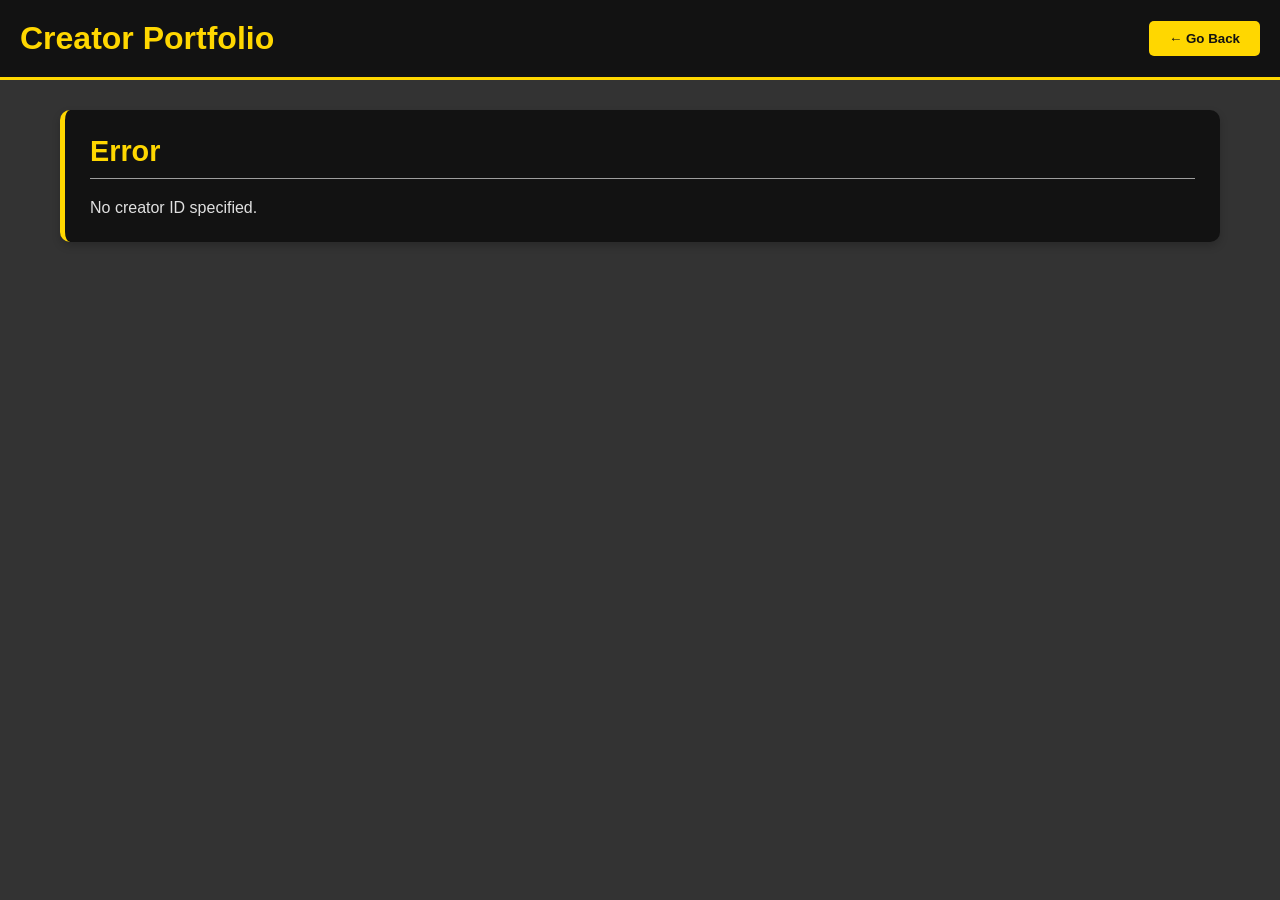
<file: portfolio.html>
<!DOCTYPE html>
<html lang="en">

<head>
    <meta charset="UTF-8">
    <meta name="viewport" content="width=device-width, initial-scale=1.0">
    <title>Creator Portfolio</title>
    <style>
        :root {
            --primary-yellow: #ffd700;
            --dark-grey: #333333;
            --light-grey: #e0e0e0;
            --medium-grey: #9e9e9e;
            --black: #121212;
        }

        * {
            margin: 0;
            padding: 0;
            box-sizing: border-box;
            font-family: 'Segoe UI', Tahoma, Geneva, Verdana, sans-serif;
        }

        body {
            background-color: var(--dark-grey);
            color: var(--light-grey);
        }

        .loader {
            display: flex;
            justify-content: center;
            align-items: center;
            height: 100vh;
            width: 100%;
            position: fixed;
            top: 0;
            left: 0;
            background-color: var(--dark-grey);
            z-index: 1000;
        }

        .loader.hidden {
            display: none;
        }

        .wrapper {
            width: 200px;
            height: 60px;
            position: relative;
            z-index: 1;
        }

        .circle {
            width: 20px;
            height: 20px;
            position: absolute;
            border-radius: 50%;
            background-color: var(--primary-yellow);
            left: 15%;
            transform-origin: 50%;
            animation: circle7124 .5s alternate infinite ease;
        }

        @keyframes circle7124 {
            0% {
                top: 60px;
                height: 5px;
                border-radius: 50px 50px 25px 25px;
                transform: scaleX(1.7);
            }

            40% {
                height: 20px;
                border-radius: 50%;
                transform: scaleX(1);
            }

            100% {
                top: 0%;
            }
        }

        .circle:nth-child(2) {
            left: 45%;
            animation-delay: .2s;
        }

        .circle:nth-child(3) {
            left: auto;
            right: 15%;
            animation-delay: .3s;
        }

        .shadow {
            width: 20px;
            height: 4px;
            border-radius: 50%;
            background-color: rgba(0, 0, 0, 0.2);
            position: absolute;
            top: 62px;
            transform-origin: 50%;
            z-index: -1;
            left: 15%;
            filter: blur(1px);
            animation: shadow046 .5s alternate infinite ease;
        }

        @keyframes shadow046 {
            0% {
                transform: scaleX(1.5);
            }

            40% {
                transform: scaleX(1);
                opacity: .7;
            }

            100% {
                transform: scaleX(.2);
                opacity: .4;
            }
        }

        .shadow:nth-child(4) {
            left: 45%;
            animation-delay: .2s;
        }

        .shadow:nth-child(5) {
            left: auto;
            right: 15%;
            animation-delay: .3s;
        }

        .header {
            background-color: var(--black);
            padding: 20px;
            display: flex;
            justify-content: space-between;
            align-items: center;
            border-bottom: 3px solid var(--primary-yellow);
        }

        .header h1 {
            color: var(--primary-yellow);
        }

        .back-button {
            background-color: var(--primary-yellow);
            color: var(--black);
            border: none;
            padding: 10px 20px;
            border-radius: 5px;
            cursor: pointer;
            font-weight: bold;
            transition: all 0.3s ease;
        }

        .back-button:hover {
            background-color: #e6c300;
            transform: translateY(-2px);
        }

        .back-button a {
            color: var(--black);
            text-decoration: none;
        }

        .portfolio-container {
            max-width: 1200px;
            margin: 30px auto;
            padding: 0 20px;
        }

        .profile-section {
            display: flex;
            flex-wrap: wrap;
            gap: 30px;
            margin-bottom: 40px;
        }

        .profile-image {
            flex: 0 0 300px;
        }

        .profile-image img {
            width: 100%;
            border-radius: 50%;
            border: 3px solid #818181;
            object-fit: cover;
            height: 300px;
        }

        .profile-details {
            flex: 1;
            min-width: 300px;
        }

        .profile-details h2 {
            color: var(--primary-yellow);
            font-size: 2.5rem;
            margin-bottom: 15px;
            border-bottom: 2px solid var(--medium-grey);
            padding-bottom: 10px;
        }

        .info-item {
            margin-bottom: 15px;
        }

        .info-item label {
            font-weight: bold;
            color: var(--primary-yellow);
            margin-right: 10px;
            min-width: 120px;
            display: inline-block;
        }

        .info-value {
            color: var(--light-grey);
        }

        .section {
            background-color: var(--black);
            border-radius: 10px;
            padding: 25px;
            margin-bottom: 30px;
            box-shadow: 0 4px 8px rgba(0, 0, 0, 0.2);
            border-left: 5px solid var(--primary-yellow);
        }

        .section h3 {
            color: var(--primary-yellow);
            font-size: 1.8rem;
            margin-bottom: 20px;
            border-bottom: 1px solid var(--medium-grey);
            padding-bottom: 10px;
        }

        .bio-section {
            line-height: 1.6;
        }

        .services-list {
            display: grid;
            grid-template-columns: repeat(auto-fill, minmax(280px, 1fr));
            gap: 20px;
        }

        .service-card {
            background-color: var(--dark-grey);
            border-radius: 8px;
            padding: 20px;
            border: 1px solid var(--medium-grey);
            transition: all 0.3s ease;
        }

        .service-card:hover {
            transform: translateY(-5px);
            box-shadow: 0 10px 20px rgba(0, 0, 0, 0.3);
            border-color: var(--primary-yellow);
        }

        .service-name {
            font-weight: bold;
            color: var(--primary-yellow);
            font-size: 1.2rem;
            margin-bottom: 10px;
        }

        .service-price {
            font-size: 1.1rem;
        }

        .contact-section {
            display: flex;
            flex-wrap: wrap;
            gap: 20px;
        }

        .contact-item {
            flex: 1;
            min-width: 200px;
            padding: 15px;
            background-color: var(--dark-grey);
            border-radius: 8px;
            display: flex;
            align-items: center;
            border: 1px solid var(--medium-grey);
            font-weight: bold;
            transition: all 0.3s ease;
        }

        .contact-item:hover{
            transform: translateY(-5px);
            box-shadow: 0 10px 20px rgba(0, 0, 0, 0.3);
        }

        .whatsapp {
            background: linear-gradient(135deg, rgb(21 241 0 / 57%), rgb(1 255 18));
        }

        .email{
            background: linear-gradient(138deg, rgb(0 78 255 / 70%), rgb(241 0 0), rgb(213 201 50 / 70%), rgb(40 255 1 / 70%));
        }

        .instagram {
            background: linear-gradient(150deg, rgb(144 26 244 / 53%), rgb(255 0 129), rgb(255 252 50 / 74%));
        }



        .contact-icon {
            width: 40px;
            height: 40px;
            background-color: #acacac;
            border-radius: 50%;
            display: flex;
            justify-content: center;
            align-items: center;
            margin-right: 15px;
            color: var(--black);
            font-weight: bold;
            font-size: 1.2rem;
            border: 2px solid white;
        }

        .contact-info a {
            color: var(--light-grey);
            text-decoration: none;
            transition: color 0.3s ease;
            font-size: larger;
        }

       

        .payment-methods {
            display: flex;
            flex-wrap: wrap;
            gap: 15px;
        }

        .payment-method {
            background-color: var(--dark-grey);
            color: var(--light-grey);
            padding: 8px 15px;
            border-radius: 20px;
            border: 1px solid var(--medium-grey);
        }

        .portfolio-links {
            display: grid;
            grid-template-columns: repeat(auto-fill, minmax(280px, 1fr));
            gap: 20px;
        }

        .portfolio-link {
            background-color: var(--dark-grey);
            padding: 15px;
            border-radius: 8px;
            border: 1px solid var(--medium-grey);
        }

        .portfolio-link a {
            color: var(--primary-yellow);
            text-decoration: none;
            display: flex;
            align-items: center;
            justify-content: space-between;
        }

        .portfolio-link a:hover {
            text-decoration: underline;
        }

        .availability-badge {
            display: inline-block;
            background-color: var(--primary-yellow);
            color: var(--black);
            padding: 5px 15px;
            border-radius: 20px;
            font-weight: bold;
            margin-top: 10px;
        }

        @media (max-width: 768px) {
            .profile-section {
                flex-direction: column;
            }

            .profile-image {
                flex: 0 0 100%;
                max-width: 300px;
                margin: 0 auto;
            }

            .section h3 {
                font-size: 1.5rem;
            }
        }
    </style>

    <link rel="stylesheet" href="https://cdnjs.cloudflare.com/ajax/libs/font-awesome/6.5.0/css/all.min.css">

</head>

<body>
    <div id="loader" class="loader">
        <div class="wrapper">
            <div class="circle"></div>
            <div class="circle"></div>
            <div class="circle"></div>
            <div class="shadow"></div>
            <div class="shadow"></div>
            <div class="shadow"></div>
        </div>
    </div>

    <header class="header">
        <h1>Creator Portfolio</h1>
        <button class="back-button" onclick="history.back()">← Go Back</button>

    </header>

    <div class="portfolio-container" id="portfolio-content">
        <!-- Content will be loaded dynamically -->
    </div>

    <script>
        document.addEventListener("DOMContentLoaded", function () {
            // Get creator ID from URL parameter
            const urlParams = new URLSearchParams(window.location.search);
            const creatorId = urlParams.get('creator_id');

            if (!creatorId) {
                document.getElementById('portfolio-content').innerHTML = '<div class="section"><h3>Error</h3><p>No creator ID specified.</p></div>';
                document.getElementById('loader').classList.add('hidden');
                return;
            }

            // Fetch creator details
            fetch(`/get_creator_details?id=${creatorId}`)
                .then(response => response.json())
                .then(data => {
                    displayCreatorDetails(data);
                    document.getElementById('loader').classList.add('hidden');
                })
                .catch(error => {
                    console.error('Error fetching creator details:', error);
                    document.getElementById('portfolio-content').innerHTML = `
                        <div class="section">
                            <h3>Error</h3>
                            <p>Failed to load creator details. Please try again later.</p>
                        </div>
                    `;
                    document.getElementById('loader').classList.add('hidden');
                });
        });

        function displayCreatorDetails(data) {
            const creator = data.creator;
            const services = data.services || [];
            const portfolio = data.portfolio || [];
            const paymentMethods = data.payment_methods || [];

            const content = document.getElementById('portfolio-content');

            // Build profile section
            let html = `
                <div class="profile-section">
                    <div class="profile-image">
                        <img src="data:image/jpeg;base64,${creator.profile_photo}" alt="${creator.full_name}" onerror="this.onerror=null; this.src='https://static.vecteezy.com/system/resources/thumbnails/005/544/718/small_2x/profile-icon-design-free-vector.jpg';">
                    </div>
                    <div class="profile-details">
                        <h2>${creator.full_name}</h2>
                        <div class="info-item">
                            <label>Location:</label>
                            <span class="info-value">${creator.location}</span>
                        </div>
                        <div class="info-item">
                            <label>Experience:</label>
                            <span class="info-value">${creator.experience} years</span>
                        </div>
                        <div class="info-item">
                            <label>Phone:</label>
                            <span class="info-value">${creator.phone}</span>
                        </div>
                        <div class="info-item">
                            <label>Email:</label>
                            <span class="info-value">${creator.email}</span>
                        </div>
                        ${creator.website ? `
                        <div class="info-item">
                            <label>Website:</label>
                            <span class="info-value"><a href="${creator.website}" target="_blank" style="color: var(--primary-yellow);">${creator.website}</a></span>
                        </div>` : ''}
                        ${creator.instagram ? `
                        <div class="info-item">
                            <label>Instagram:</label>
                            <span class="info-value"><a href="https://instagram.com/${creator.instagram.replace('@', '')}" target="_blank" style="color: var(--primary-yellow);">${creator.instagram}</a></span>
                        </div>` : ''}
                        <div class="availability-badge">${formatAvailability(creator.availability)}</div>
                    </div>
                </div>
            `;

            // Bio section
            html += `
                <div class="section bio-section">
                    <h3>About</h3>
                    <p>${creator.bio}</p>
                </div>
            `;

            // Equipment section if applicable
            if (creator.equipment) {
                html += `
                    <div class="section">
                        <h3>Equipment</h3>
                        <p>${creator.equipment}</p>
                    </div>
                `;
            }

            // Services section
            if (services.length > 0) {
                html += `
                    <div class="section">
                        <h3>Services</h3>
                        <div class="services-list">
                `;

                services.forEach(service => {
                    html += `
                        <div class="service-card">
                            <div class="service-name">${service.service_name}</div>
                            <div class="service-price">₹${service.price} per ${service.unit}</div>
                        </div>
                    `;
                });

                html += `
                        </div>
                    </div>
                `;
            }

            // Portfolio links section
            if (portfolio.length > 0) {
                html += `
                    <div class="section">
                        <h3>Portfolio</h3>
                        <div class="portfolio-links">
                `;

                portfolio.forEach(item => {
                    html += `
                        <div class="portfolio-link">
                            <a href="${item.portfolio_link}" target="_blank">
                                <span>View Work</span>
                                <span>→</span>
                            </a>
                        </div>
                    `;
                });

                html += `
                        </div>
                    </div>
                `;
            }

            // Payment methods section
            if (paymentMethods.length > 0) {
                html += `
                    <div class="section">
                        <h3>Payment Methods</h3>
                        <div class="payment-methods">
                `;

                paymentMethods.forEach(method => {
                    html += `
                        <div class="payment-method">${formatPaymentMethod(method.method)}</div>
                    `;
                });

                html += `
                        </div>
                    </div>
                `;
            }

            // Contact section
            html += `
                <div class="section">
                    <h3>Contact</h3>
                    <div class="contact-section">
                      <div class="contact-item whatsapp">
                            <div class="contact-icon"><i class="fab fa-whatsapp"></i></div>
                               <div class="contact-info">
                                    <a  href="https://wa.me/${creator.phone}" target="_blank">WhatsApp</a>
                                      </div>
                                    </div>


                       <div class="contact-item email">
                        <div class="contact-icon"><i class="fas fa-envelope"></i></div>
                         <div class="contact-info">
                                     <a href="https://mail.google.com/mail/?view=cm&to=${creator.email}" target="_blank">Email</a>
                                    </div>
                               </div>

                     ${creator.instagram ? `
                         <div class="contact-item instagram">
                          <div class="contact-icon"><i class="fab fa-instagram"></i></div>
                             <div class="contact-info">
                                <a href="https://instagram.com/${creator.instagram.replace('@', '')}" target="_blank">Instagram</a>
                             </div>
                         </div>` : ''}
                     </div>
                 </div>
                        `;

            content.innerHTML = html;
        }

        function formatAvailability(availability) {
            const availabilityMap = {
                'full-time': 'Full Time',
                'part-time': 'Part Time',
                'weekends': 'Weekends Only',
                'custom': 'Custom Schedule'
            };
            return availabilityMap[availability] || availability;
        }

        function formatPaymentMethod(method) {
            const methodMap = {
                'bank-transfer': 'Bank Transfer',
                'paypal': 'PayPal',
                'credit-card': 'Credit Card',
                'cash': 'Cash'
            };
            return methodMap[method] || method;
        }
    </script>
</body>

</html>
</file>
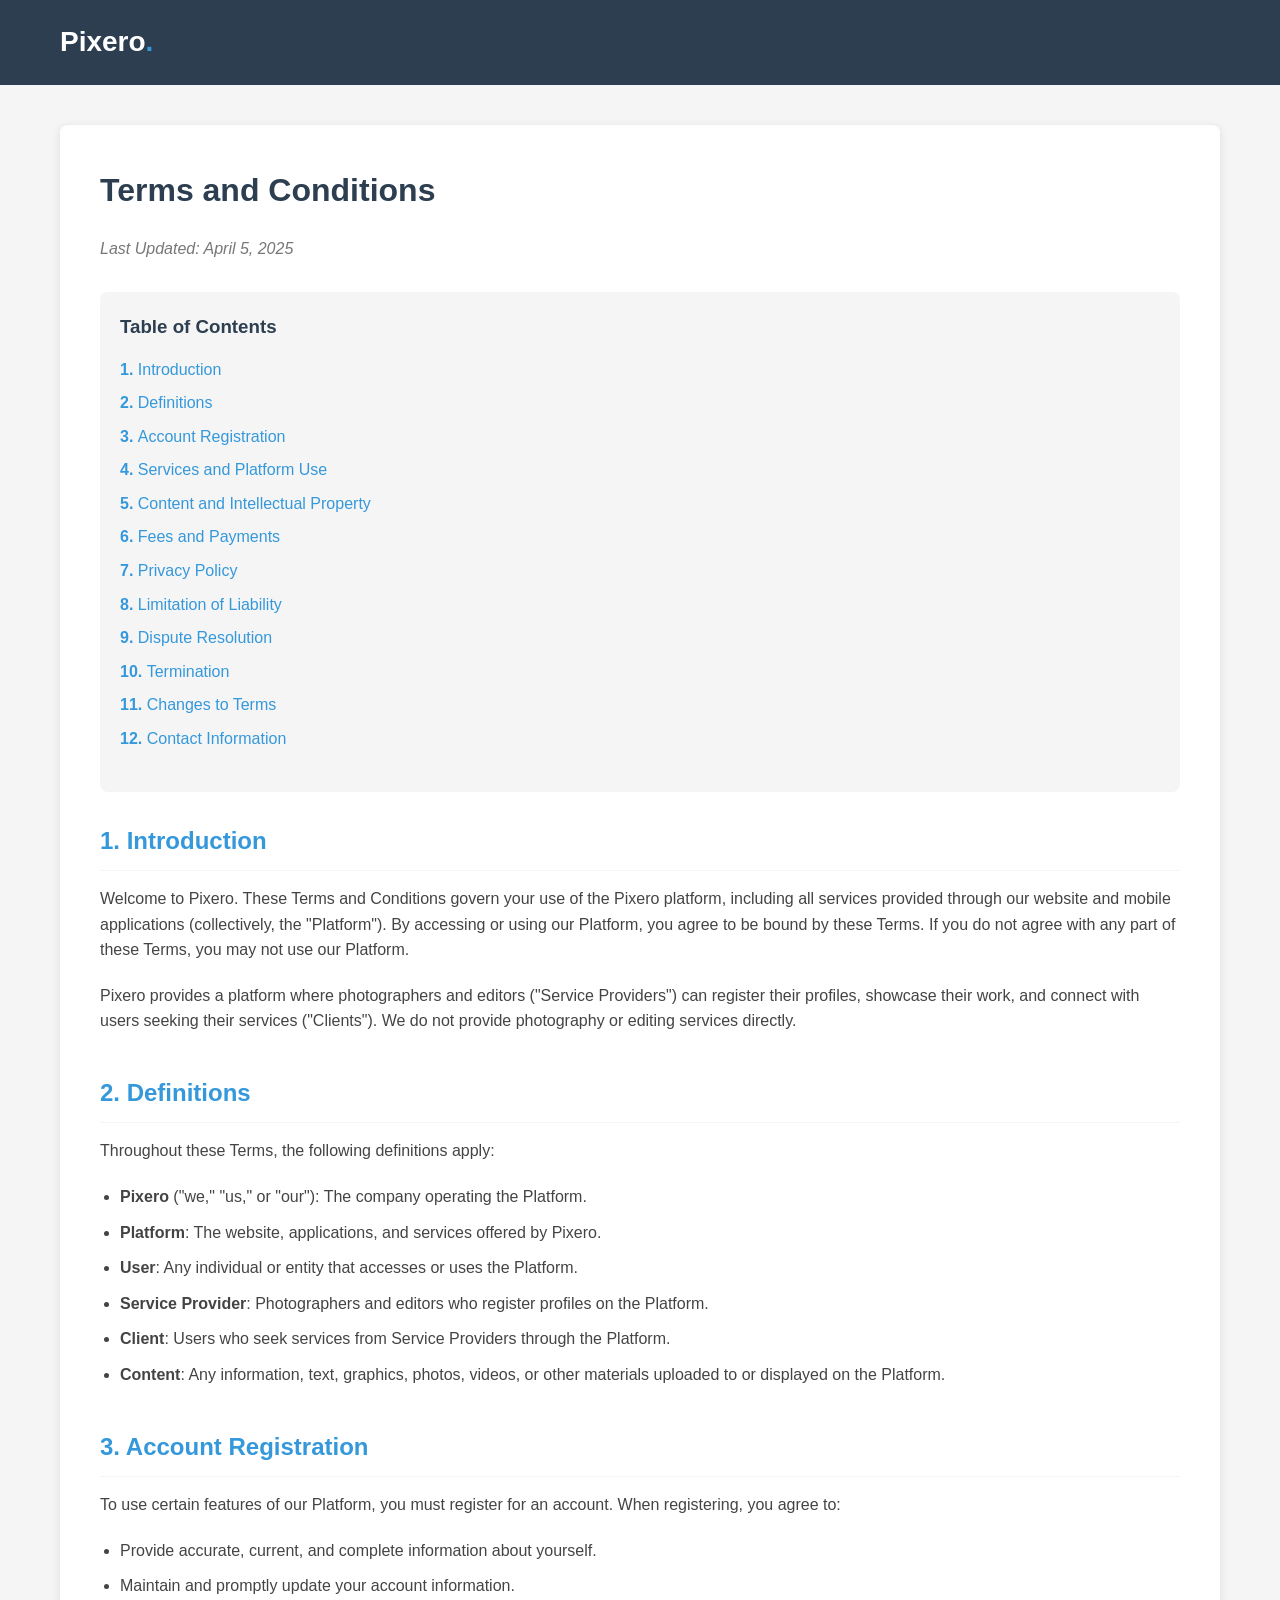
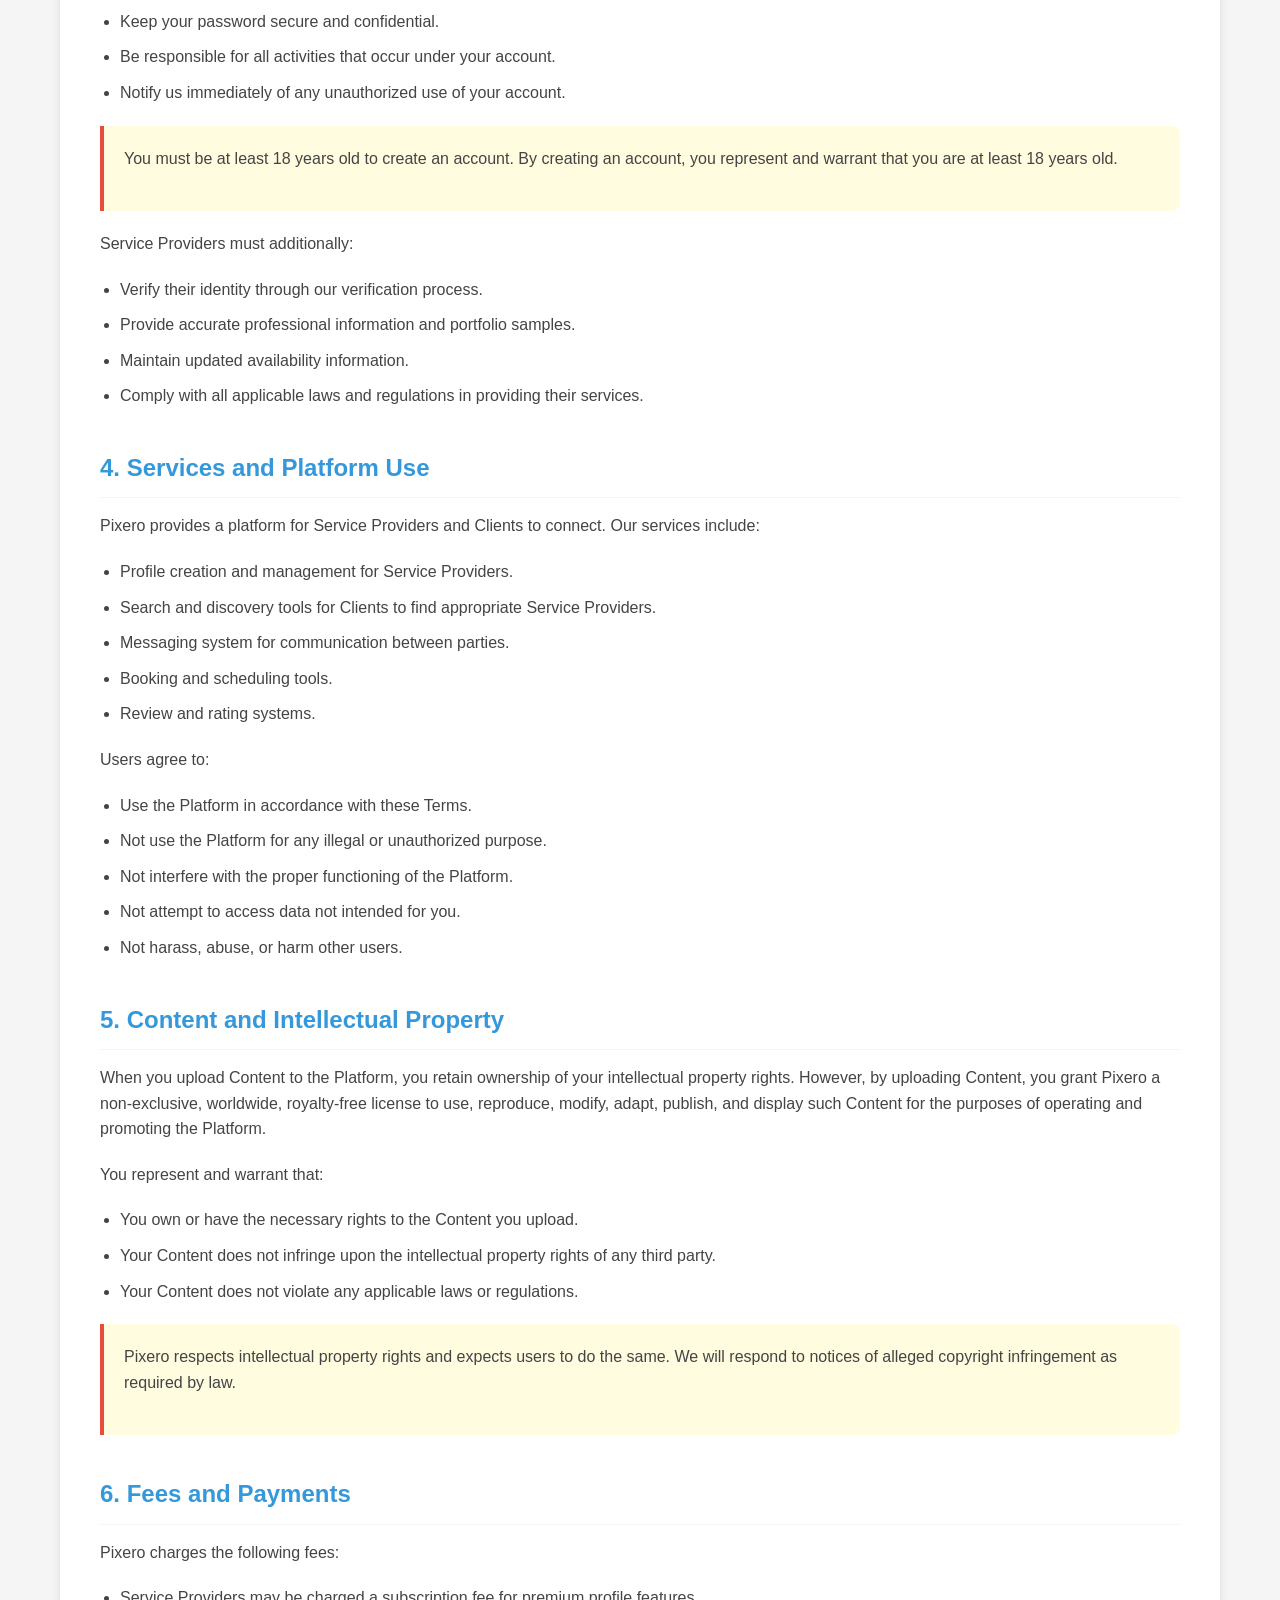
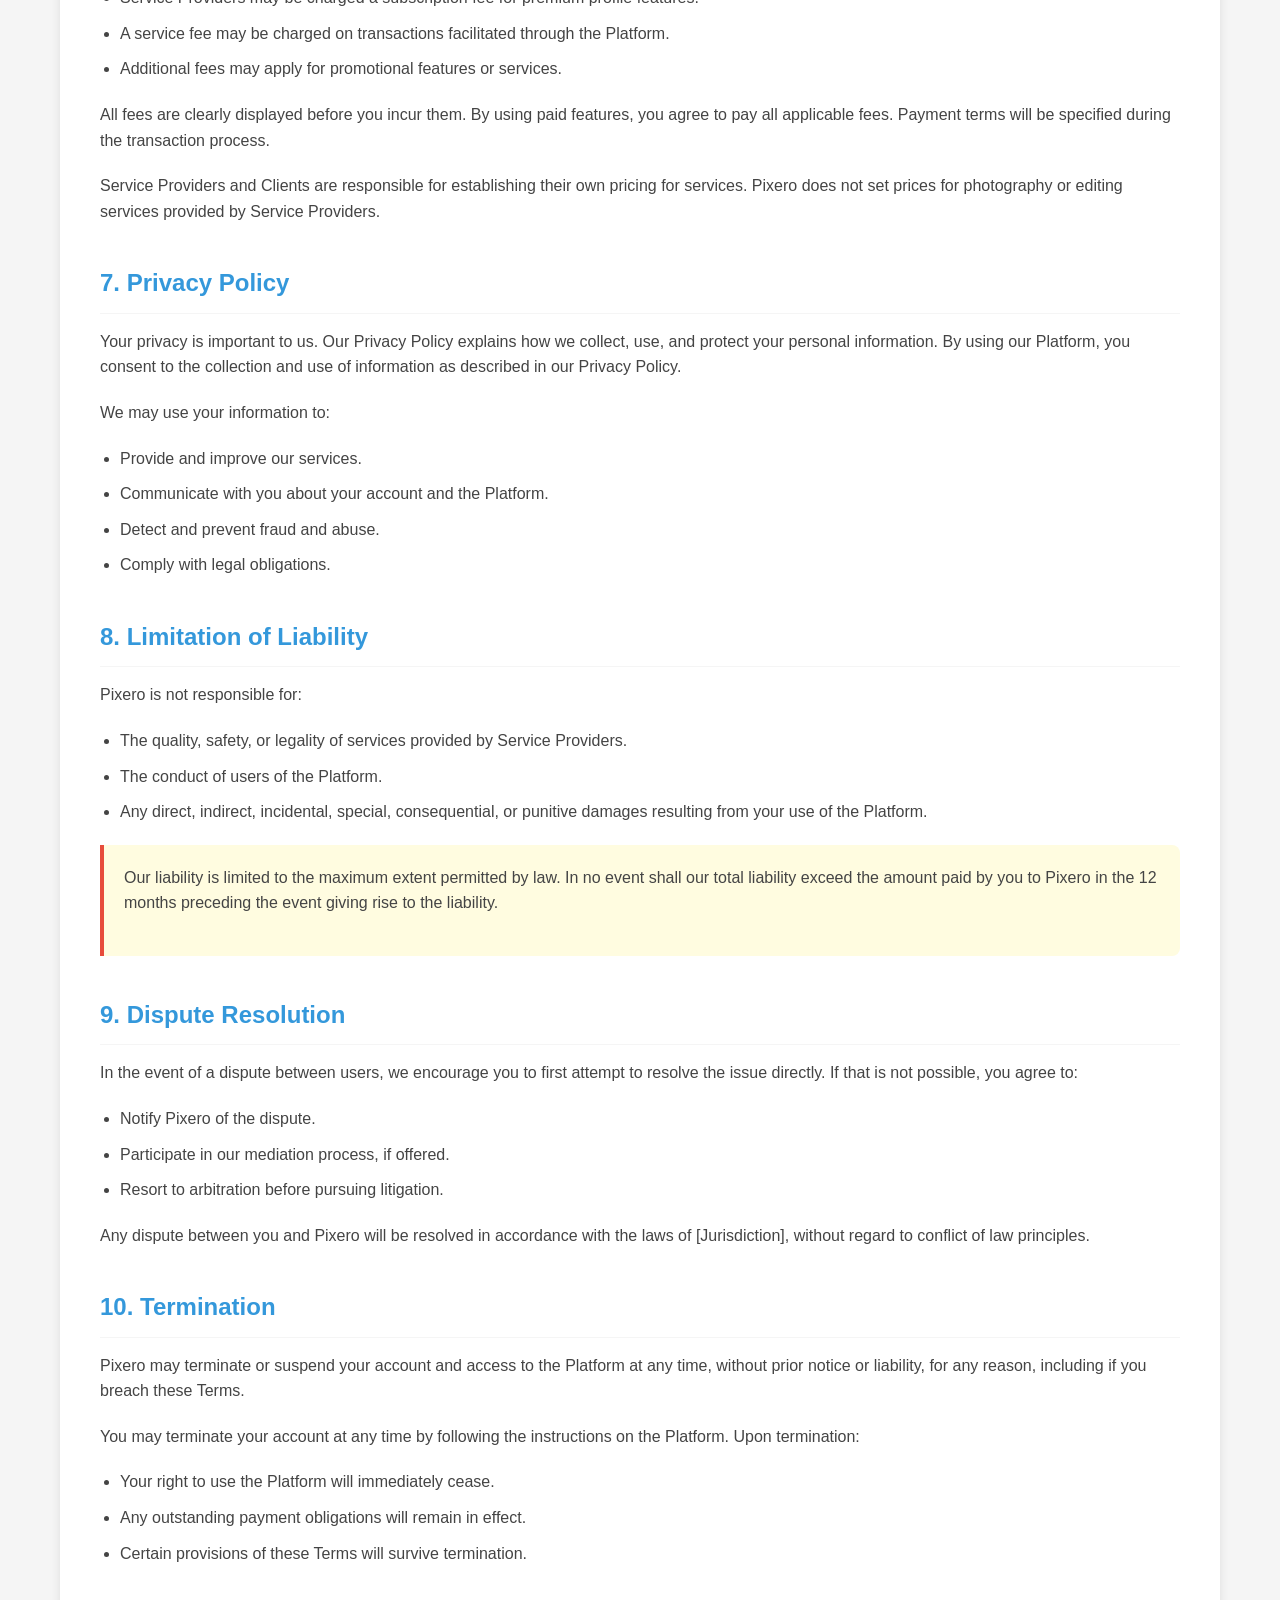
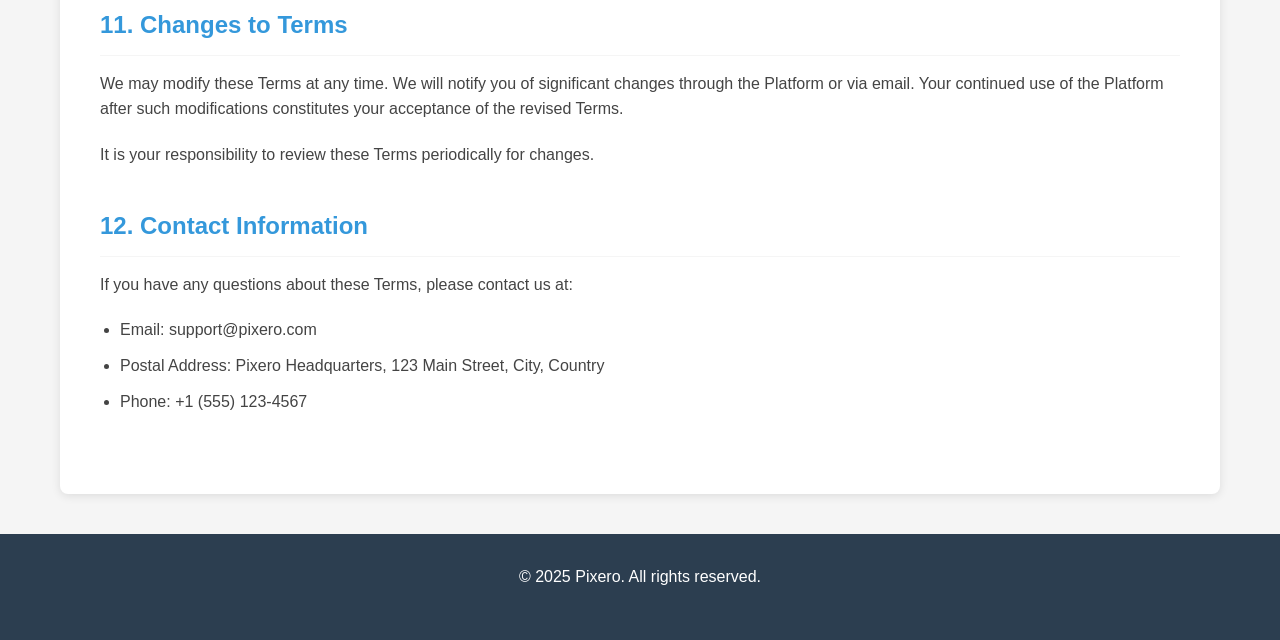
<file: Terms.html>
<!DOCTYPE html>
<html lang="en">
<head>
  <meta charset="UTF-8">
  <meta name="viewport" content="width=device-width, initial-scale=1.0">
  <title>Pixero - Terms and Conditions</title>
  <style>
    :root {
      --primary-color: #3498db;
      --secondary-color: #2c3e50;
      --accent-color: #e74c3c;
      --light-gray: #f5f5f5;
      --dark-gray: #333;
      --text-color: #444;
      --border-radius: 8px;
    }
    
    * {
      margin: 0;
      padding: 0;
      box-sizing: border-box;
    }
    
    body {
      font-family: 'Segoe UI', Tahoma, Geneva, Verdana, sans-serif;
      line-height: 1.6;
      color: var(--text-color);
      background-color: var(--light-gray);
    }
    
    .container {
      max-width: 1200px;
      margin: 0 auto;
      padding: 0 20px;
    }
    
    header {
      background-color: var(--secondary-color);
      color: white;
      padding: 20px 0;
    }
    
    nav {
      display: flex;
      justify-content: space-between;
      align-items: center;
    }
    
    .logo {
      font-size: 28px;
      font-weight: bold;
      color: white;
      text-decoration: none;
      display: flex;
      align-items: center;
    }
    
    .logo span {
      color: var(--primary-color);
    }
    
    .nav-links {
      display: flex;
      list-style: none;
    }
    
    .nav-links li {
      margin-left: 20px;
    }
    
    .nav-links a {
      color: white;
      text-decoration: none;
      font-weight: 500;
      transition: color 0.3s;
    }
    
    .nav-links a:hover {
      color: var(--primary-color);
    }
    
    .terms-container {
      background-color: white;
      border-radius: var(--border-radius);
      box-shadow: 0 2px 10px rgba(0, 0, 0, 0.1);
      padding: 40px;
      margin: 40px 0;
    }
    
    h1 {
      color: var(--secondary-color);
      font-size: 32px;
      margin-bottom: 20px;
    }
    
    h2 {
      color: var(--primary-color);
      font-size: 24px;
      margin: 30px 0 15px;
      border-bottom: 1px solid var(--light-gray);
      padding-bottom: 10px;
    }
    
    p {
      margin-bottom: 20px;
    }
    
    ul, ol {
      margin-left: 20px;
      margin-bottom: 20px;
    }
    
    li {
      margin-bottom: 10px;
    }
    
    .highlight {
      background-color: #fffce0;
      padding: 20px;
      border-left: 4px solid var(--accent-color);
      margin: 20px 0;
      border-radius: 0 var(--border-radius) var(--border-radius) 0;
    }
    
    .toc {
      background-color: var(--light-gray);
      padding: 20px;
      border-radius: var(--border-radius);
      margin-bottom: 30px;
    }
    
    .toc h3 {
      margin-bottom: 15px;
      color: var(--secondary-color);
    }
    
    .toc ol {
      list-style-type: none;
      counter-reset: item;
      margin-left: 0;
    }
    
    .toc ol li {
      counter-increment: item;
      margin-bottom: 8px;
    }
    
    .toc ol li:before {
      content: counter(item) ". ";
      color: var(--primary-color);
      font-weight: bold;
    }
    
    .toc a {
      color: var(--primary-color);
      text-decoration: none;
    }
    
    .toc a:hover {
      text-decoration: underline;
    }
    
    .section {
      margin-bottom: 40px;
    }
    
    .date {
      font-style: italic;
      margin-bottom: 30px;
      color: #777;
    }
    
    footer {
      background-color: var(--secondary-color);
      color: white;
      padding: 30px 0;
      text-align: center;
    }
    
    .footer-links {
      margin-top: 20px;
    }
    
    .footer-links a {
      color: white;
      margin: 0 10px;
      text-decoration: none;
    }
    
    .footer-links a:hover {
      color: var(--primary-color);
    }
    
    @media (max-width: 768px) {
      .terms-container {
        padding: 20px;
      }
      
      h1 {
        font-size: 28px;
      }
      
      h2 {
        font-size: 20px;
      }
    }
  </style>
</head>
<body>
  <header>
    <div class="container">
      <nav>
        <a href="#" class="logo">Pixero<span>.</span></a>
      </nav>
    </div>
  </header>
  
  <div class="container">
    <div class="terms-container">
      <h1>Terms and Conditions</h1>
      <p class="date">Last Updated: April 5, 2025</p>
      
      <div class="toc">
        <h3>Table of Contents</h3>
        <ol>
          <li><a href="#introduction">Introduction</a></li>
          <li><a href="#definitions">Definitions</a></li>
          <li><a href="#account">Account Registration</a></li>
          <li><a href="#services">Services and Platform Use</a></li>
          <li><a href="#content">Content and Intellectual Property</a></li>
          <li><a href="#fees">Fees and Payments</a></li>
          <li><a href="#privacy">Privacy Policy</a></li>
          <li><a href="#liability">Limitation of Liability</a></li>
          <li><a href="#disputes">Dispute Resolution</a></li>
          <li><a href="#termination">Termination</a></li>
          <li><a href="#changes">Changes to Terms</a></li>
          <li><a href="#contact">Contact Information</a></li>
        </ol>
      </div>
      
      <div class="section" id="introduction">
        <h2>1. Introduction</h2>
        <p>Welcome to Pixero. These Terms and Conditions govern your use of the Pixero platform, including all services provided through our website and mobile applications (collectively, the "Platform"). By accessing or using our Platform, you agree to be bound by these Terms. If you do not agree with any part of these Terms, you may not use our Platform.</p>
        <p>Pixero provides a platform where photographers and editors ("Service Providers") can register their profiles, showcase their work, and connect with users seeking their services ("Clients"). We do not provide photography or editing services directly.</p>
      </div>
      
      <div class="section" id="definitions">
        <h2>2. Definitions</h2>
        <p>Throughout these Terms, the following definitions apply:</p>
        <ul>
          <li><strong>Pixero</strong> ("we," "us," or "our"): The company operating the Platform.</li>
          <li><strong>Platform</strong>: The website, applications, and services offered by Pixero.</li>
          <li><strong>User</strong>: Any individual or entity that accesses or uses the Platform.</li>
          <li><strong>Service Provider</strong>: Photographers and editors who register profiles on the Platform.</li>
          <li><strong>Client</strong>: Users who seek services from Service Providers through the Platform.</li>
          <li><strong>Content</strong>: Any information, text, graphics, photos, videos, or other materials uploaded to or displayed on the Platform.</li>
        </ul>
      </div>
      
      <div class="section" id="account">
        <h2>3. Account Registration</h2>
        <p>To use certain features of our Platform, you must register for an account. When registering, you agree to:</p>
        <ul>
          <li>Provide accurate, current, and complete information about yourself.</li>
          <li>Maintain and promptly update your account information.</li>
          <li>Keep your password secure and confidential.</li>
          <li>Be responsible for all activities that occur under your account.</li>
          <li>Notify us immediately of any unauthorized use of your account.</li>
        </ul>
        
        <div class="highlight">
          <p>You must be at least 18 years old to create an account. By creating an account, you represent and warrant that you are at least 18 years old.</p>
        </div>
        
        <p>Service Providers must additionally:</p>
        <ul>
          <li>Verify their identity through our verification process.</li>
          <li>Provide accurate professional information and portfolio samples.</li>
          <li>Maintain updated availability information.</li>
          <li>Comply with all applicable laws and regulations in providing their services.</li>
        </ul>
      </div>
      
      <div class="section" id="services">
        <h2>4. Services and Platform Use</h2>
        <p>Pixero provides a platform for Service Providers and Clients to connect. Our services include:</p>
        <ul>
          <li>Profile creation and management for Service Providers.</li>
          <li>Search and discovery tools for Clients to find appropriate Service Providers.</li>
          <li>Messaging system for communication between parties.</li>
          <li>Booking and scheduling tools.</li>
          <li>Review and rating systems.</li>
        </ul>
        
        <p>Users agree to:</p>
        <ul>
          <li>Use the Platform in accordance with these Terms.</li>
          <li>Not use the Platform for any illegal or unauthorized purpose.</li>
          <li>Not interfere with the proper functioning of the Platform.</li>
          <li>Not attempt to access data not intended for you.</li>
          <li>Not harass, abuse, or harm other users.</li>
        </ul>
      </div>
      
      <div class="section" id="content">
        <h2>5. Content and Intellectual Property</h2>
        <p>When you upload Content to the Platform, you retain ownership of your intellectual property rights. However, by uploading Content, you grant Pixero a non-exclusive, worldwide, royalty-free license to use, reproduce, modify, adapt, publish, and display such Content for the purposes of operating and promoting the Platform.</p>
        
        <p>You represent and warrant that:</p>
        <ul>
          <li>You own or have the necessary rights to the Content you upload.</li>
          <li>Your Content does not infringe upon the intellectual property rights of any third party.</li>
          <li>Your Content does not violate any applicable laws or regulations.</li>
        </ul>
        
        <div class="highlight">
          <p>Pixero respects intellectual property rights and expects users to do the same. We will respond to notices of alleged copyright infringement as required by law.</p>
        </div>
      </div>
      
      <div class="section" id="fees">
        <h2>6. Fees and Payments</h2>
        <p>Pixero charges the following fees:</p>
        <ul>
          <li>Service Providers may be charged a subscription fee for premium profile features.</li>
          <li>A service fee may be charged on transactions facilitated through the Platform.</li>
          <li>Additional fees may apply for promotional features or services.</li>
        </ul>
        
        <p>All fees are clearly displayed before you incur them. By using paid features, you agree to pay all applicable fees. Payment terms will be specified during the transaction process.</p>
        
        <p>Service Providers and Clients are responsible for establishing their own pricing for services. Pixero does not set prices for photography or editing services provided by Service Providers.</p>
      </div>
      
      <div class="section" id="privacy">
        <h2>7. Privacy Policy</h2>
        <p>Your privacy is important to us. Our Privacy Policy explains how we collect, use, and protect your personal information. By using our Platform, you consent to the collection and use of information as described in our Privacy Policy.</p>
        
        <p>We may use your information to:</p>
        <ul>
          <li>Provide and improve our services.</li>
          <li>Communicate with you about your account and the Platform.</li>
          <li>Detect and prevent fraud and abuse.</li>
          <li>Comply with legal obligations.</li>
        </ul>
      </div>
      
      <div class="section" id="liability">
        <h2>8. Limitation of Liability</h2>
        <p>Pixero is not responsible for:</p>
        <ul>
          <li>The quality, safety, or legality of services provided by Service Providers.</li>
          <li>The conduct of users of the Platform.</li>
          <li>Any direct, indirect, incidental, special, consequential, or punitive damages resulting from your use of the Platform.</li>
        </ul>
        
        <div class="highlight">
          <p>Our liability is limited to the maximum extent permitted by law. In no event shall our total liability exceed the amount paid by you to Pixero in the 12 months preceding the event giving rise to the liability.</p>
        </div>
      </div>
      
      <div class="section" id="disputes">
        <h2>9. Dispute Resolution</h2>
        <p>In the event of a dispute between users, we encourage you to first attempt to resolve the issue directly. If that is not possible, you agree to:</p>
        <ul>
          <li>Notify Pixero of the dispute.</li>
          <li>Participate in our mediation process, if offered.</li>
          <li>Resort to arbitration before pursuing litigation.</li>
        </ul>
        
        <p>Any dispute between you and Pixero will be resolved in accordance with the laws of [Jurisdiction], without regard to conflict of law principles.</p>
      </div>
      
      <div class="section" id="termination">
        <h2>10. Termination</h2>
        <p>Pixero may terminate or suspend your account and access to the Platform at any time, without prior notice or liability, for any reason, including if you breach these Terms.</p>
        
        <p>You may terminate your account at any time by following the instructions on the Platform. Upon termination:</p>
        <ul>
          <li>Your right to use the Platform will immediately cease.</li>
          <li>Any outstanding payment obligations will remain in effect.</li>
          <li>Certain provisions of these Terms will survive termination.</li>
        </ul>
      </div>
      
      <div class="section" id="changes">
        <h2>11. Changes to Terms</h2>
        <p>We may modify these Terms at any time. We will notify you of significant changes through the Platform or via email. Your continued use of the Platform after such modifications constitutes your acceptance of the revised Terms.</p>
        
        <p>It is your responsibility to review these Terms periodically for changes.</p>
      </div>
      
      <div class="section" id="contact">
        <h2>12. Contact Information</h2>
        <p>If you have any questions about these Terms, please contact us at:</p>
        <ul>
          <li>Email: support@pixero.com</li>
          <li>Postal Address: Pixero Headquarters, 123 Main Street, City, Country</li>
          <li>Phone: +1 (555) 123-4567</li>
        </ul>
      </div>
    </div>
  </div>
  
  <footer>
    <div class="container">
      <p>&copy; 2025 Pixero. All rights reserved.</p>
    </div>
  </footer>
</body>
</html>
</file>
<file: creator.css>
* {
    margin: 0;
    padding: 0;
    box-sizing: border-box;
    font-family: 'Segoe UI', Tahoma, Geneva, Verdana, sans-serif;
}

body {
    color: #333;
    line-height: 1.6;
    background: linear-gradient(135deg, #363636, #00000047);
}

.container {
    max-width: 900px;
    margin: 30px auto;
    padding: 20px;
    background-color: #b3b3b3;
    border-radius: 10px;
    box-shadow: 14px 18px 20px 7px rgb(0 0 0 / 51%);
}


header {
    text-align: center;
    margin-bottom: 30px;
}

h1 {
    color: #45494a;
    margin-bottom: 10px;
}


.subtitle {
    color: #0c0c0c;
    font-size: 1.2rem;
}

.tabs {
    display: flex;
    margin-bottom: 20px;
    border-bottom: 1px solid #ddd;
}

.tab {
    padding: 10px 20px;
    cursor: pointer;
    border-radius: 5px 5px 0 0;
    background-color: #eee;
    margin-right: 5px;
}

.tab.active {
    background-color: #47b5ff;
    color: #000000;
    font-size: 1.2em;
    font-weight: 600;
}



form {
    display: grid;
    grid-template-columns: 1fr 1fr;
    gap: 20px;
}

.form-group {
    margin-bottom: 15px;
}

.form-group.full-width {
    grid-column: span 2;
}

label {
    display: block;
    margin-bottom: 5px;
    font-weight: 600;
    color: #424242;
}

input, select, textarea {
    width: 100%;
    padding: 10px;
    border: 1px solid #000000;
    border-radius: 5px;
    font-size: 1rem;
    background-color: #979797;
}

textarea {
    height: 120px;
    resize: vertical;
}

button {
    background-color: #3498db;
    color: white;
    padding: 12px 20px;
    border: none;
    border-radius: 15px;
    cursor: pointer;
    font-size: 1rem;
    transition: all 0.3s;
}

button:hover {
    background-color: #2980b9;
    transform: scale(1.05);
}

.services-section {
    margin-top: 20px;
}

.service-item {
    display: flex;
    align-items: center;
    margin-bottom: 10px;
}

.service-item input[type="checkbox"] {
    width: auto;
    margin-right: 10px;
}

.service-price {
    display: flex;
    align-items: center;
    margin-left: 10px;
}

.service-price input {
    width: 100px;
    margin-left: 10px;
}

.photo-upload {
    display: flex;
    flex-direction: column;
    align-items: center;
}

.photo-preview {
    width: 150px;
    height: 150px;
    border: 2px dashed #000000;
    border-radius: 50%;
    margin-bottom: 10px;
    display: flex
;
    justify-content: center;
    align-items: center;
    overflow: hidden;
}

.photo-preview img {
    max-width: 100%;
    max-height: 100%;
}

.portfolio-section {
    margin-top: 20px;
}

.portfolio-item {
    display: flex;
    margin-bottom: 15px;
    align-items: center;
}

.portfolio-item input {
    flex-grow: 1;
    margin-right: 10px;
}

.add-more {
    background-color: #494949;
    color: white;
    padding: 5px 10px;
    border-radius: 15px;
    cursor: pointer;
}

.remove-item {
    background-color: #e34131;
    color: white;
    padding: 5px 10px;
    border-radius: 10px;
    cursor: pointer;
    margin-left: 10px;
}


.hidden {
    display: none;
}

.success-message {
    text-align: center;
    color: #fa2626;
    margin-top: 20px;
    font-weight: bold;
    font-size: 1.2rem;
}

.error-message {
    color: #e74c3c;
    margin-top: 5px;
}

.agreement {
    display: flex;
    align-items: flex-start;
    margin-bottom: 20px;
    padding: 15px;
    transition: all 0.3s;
}

.agreement:hover {
    background-color: #e6e6e6;
    box-shadow: 0 2px 5px rgba(0, 0, 0, 0.1);
    border-radius: 10px;
}

.agreement input[type="checkbox"] {
    width: auto;
    margin-right: 10px;
    margin-top: 3px;
    transform: scale(1.5);
    cursor: pointer;
}

.agreement label {
    margin-bottom: 0;
    font-weight: normal;
    color: #333;
    line-height: 1.5;
}

.agreement a {
    color: #3498db;
    text-decoration: none;
    font-weight: 600;
    position: relative;
    transition: color 0.3s;
}

.agreement a:hover {
    color: #2980b9;
}

.agreement a:after {
    content: '';
    position: absolute;
    width: 100%;
    height: 1px;
    bottom: 0;
    left: 0;
    background-color: #3498db;
    transform: scaleX(0);
    transition: transform 0.3s;
}

.agreement a:hover:after {
    transform: scaleX(1);
}

.agreement {
    grid-column: span 2;
}

@media screen and (max-width: 768px) {
    .agreement {
        flex-direction: row;
        padding: 12px;
    }
    
    .agreement input[type="checkbox"] {
        margin-top: 2px;
    }
}



.back {
    position: fixed;
    bottom: 2.5em;
    right: 3em;
    height: 4em;
    width: 9em;
    color: #000;
    font-size: 1em;
    border-radius: 2em;
    border: none;
    background-color: #FFD100;
    z-index: 100;
    font-weight: bolder;
}

.back:hover {
    transform: scale(1.1);
    background-color: #E6BC00;
    transition: all;
    transition-duration: 400ms;
    transition-timing-function: ease-in-out;
}

.back a {
    text-decoration: none;
    color: inherit;
}

@media screen and (max-width: 768px) {
    .back {
        display: none;
    }
}
</file>
